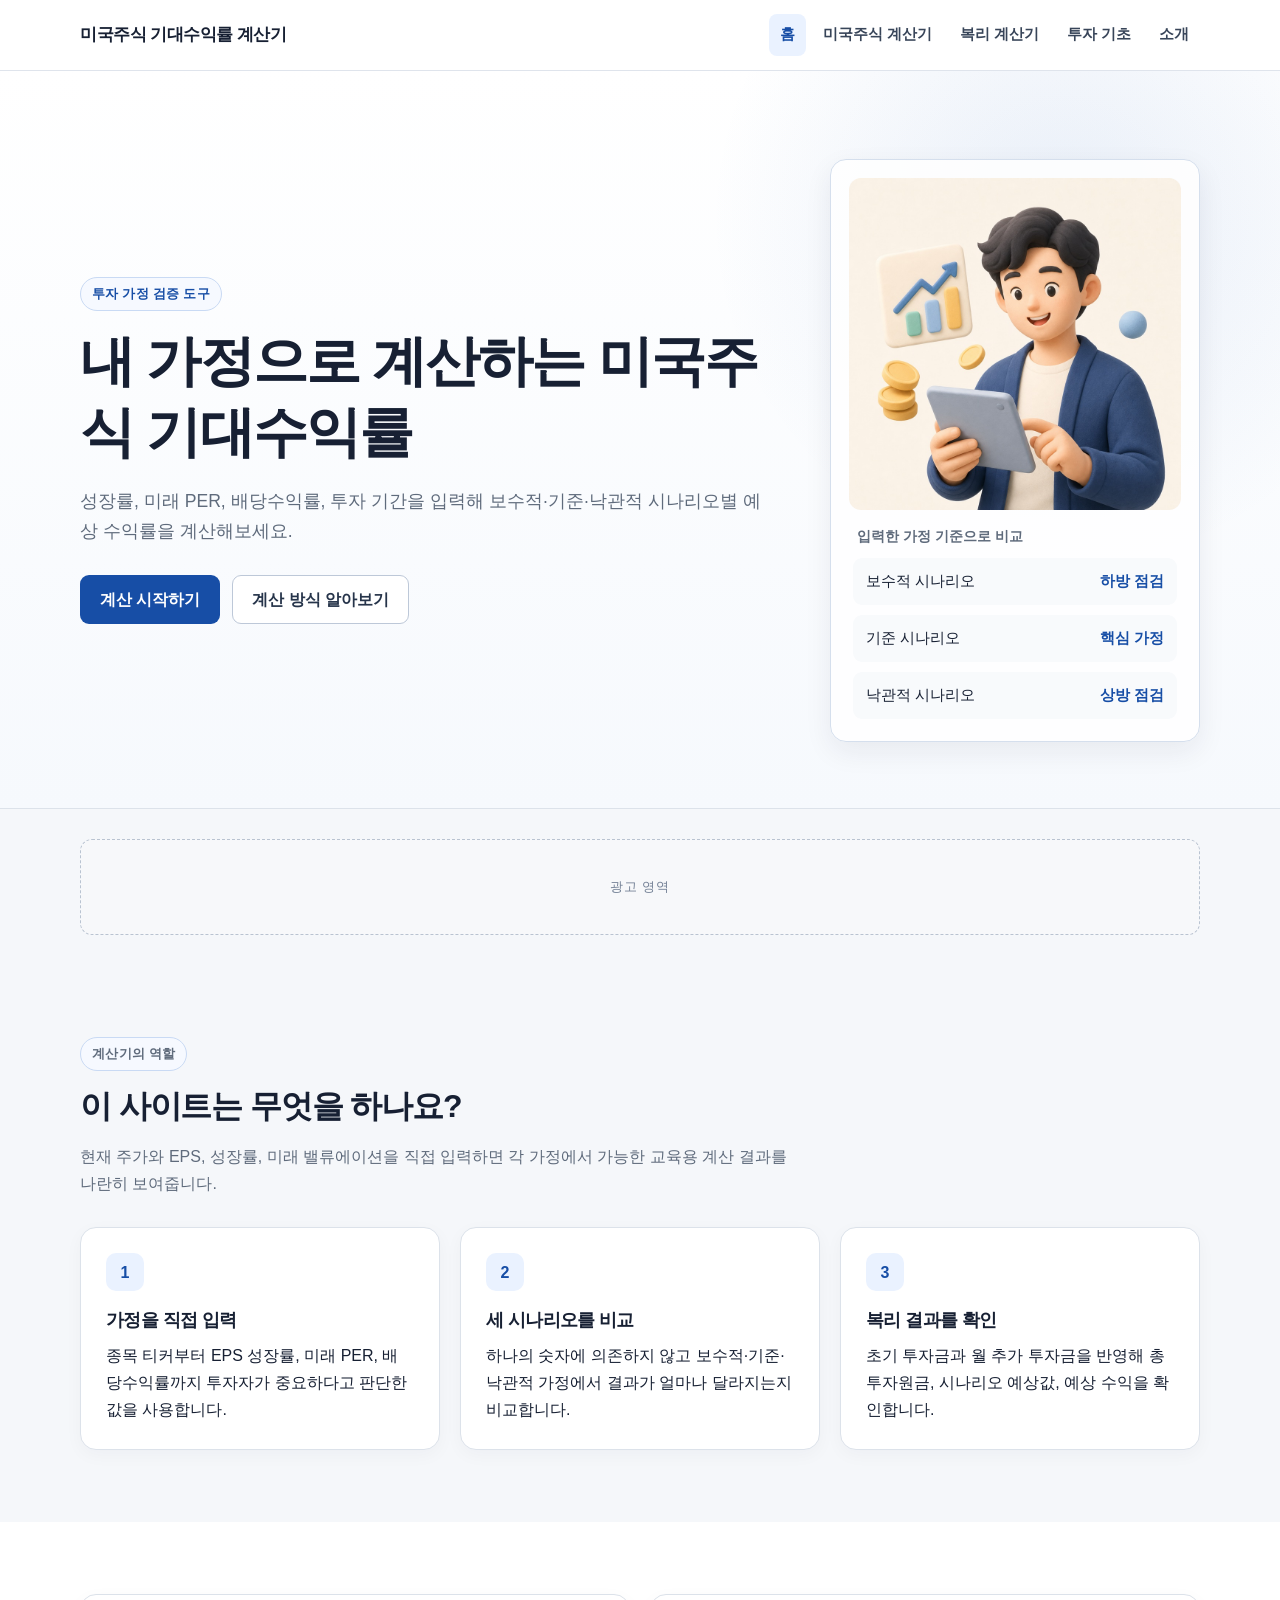
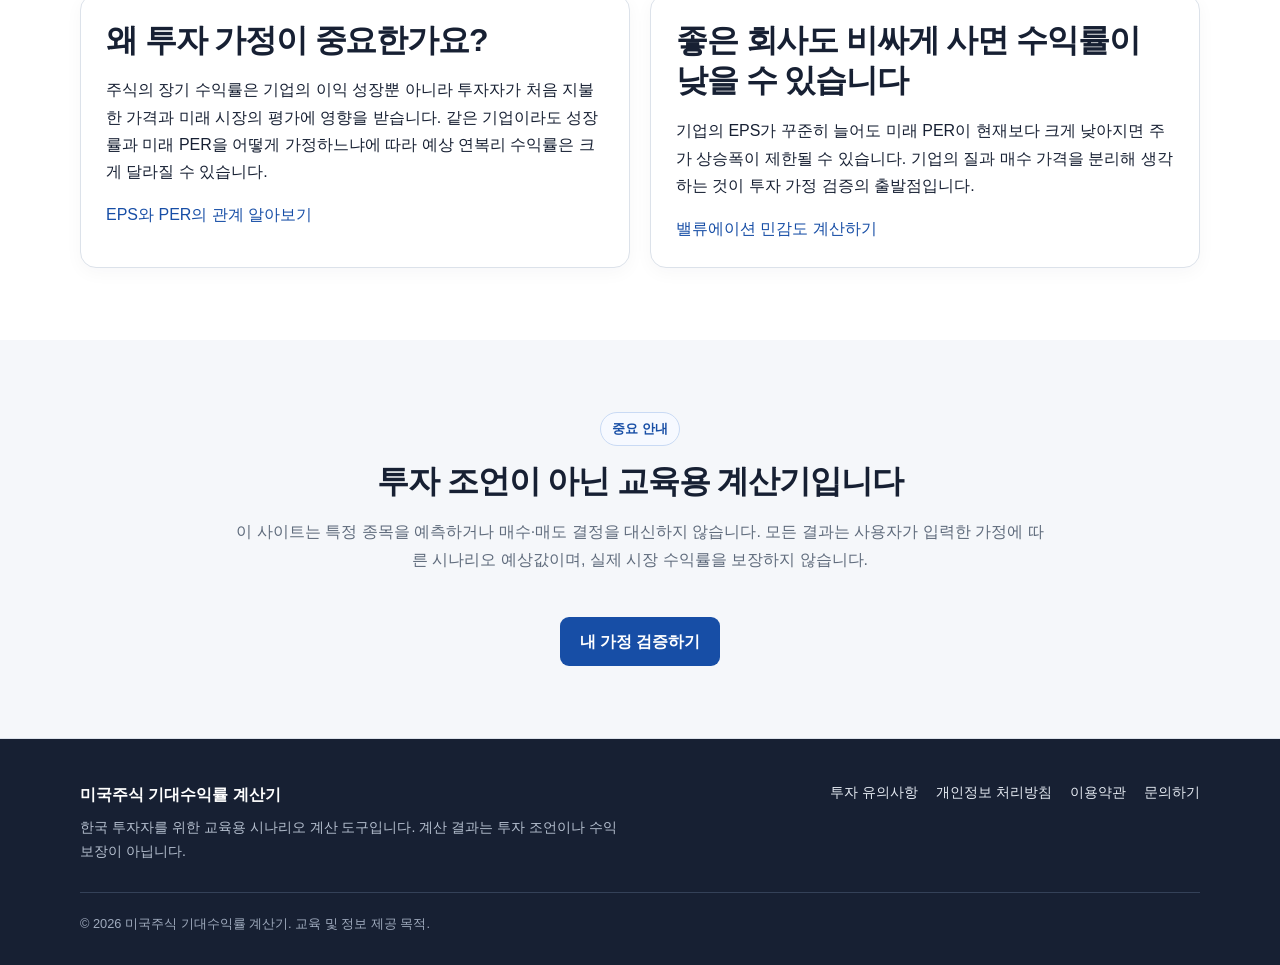
<file: index.html>
<!doctype html>
<html lang="ko">
<head>
  <script async src="https://pagead2.googlesyndication.com/pagead/js/adsbygoogle.js?client=ca-pub-5077881306850046"
     crossorigin="anonymous"></script>
  <meta charset="utf-8">
  <meta name="viewport" content="width=device-width, initial-scale=1">
  <meta name="google-site-verification" content="fgHVkXwGkWW0JmH_CeB3Q3SwngTqXPi7EyaSabvl7jA">
  <title>미국주식 기대수익률 계산기 | 투자 시나리오 분석</title>
  <meta name="description" content="EPS 성장률, 미래 PER, 배당수익률, 투자 기간을 입력해 미국주식의 보수적·기준·낙관적 기대수익률을 계산해보세요.">
  <meta name="robots" content="index, follow, max-image-preview:large, max-snippet:-1, max-video-preview:-1">
  <meta name="theme-color" content="#174ea6">
  <link rel="canonical" href="https://us-stock-compound-calculator.pages.dev/">
  <link rel="icon" href="assets/favicon.svg" type="image/svg+xml">
  <meta property="og:type" content="website">
  <meta property="og:locale" content="ko_KR">
  <meta property="og:site_name" content="미국주식 기대수익률 계산기">
  <meta property="og:title" content="미국주식 기대수익률 계산기 | 투자 시나리오 분석">
  <meta property="og:description" content="내가 입력한 투자 가정으로 미국주식의 시나리오별 기대수익률을 계산해보세요.">
  <meta property="og:url" content="https://us-stock-compound-calculator.pages.dev/">
  <meta property="og:image" content="https://us-stock-compound-calculator.pages.dev/assets/illustration-hero.jpg">
  <meta property="og:image:type" content="image/jpeg">
  <meta property="og:image:width" content="900">
  <meta property="og:image:height" content="900">
  <meta property="og:image:alt" content="태블릿으로 투자 계획을 확인하는 웃는 사람 일러스트">
  <meta name="twitter:card" content="summary_large_image">
  <meta name="twitter:title" content="미국주식 기대수익률 계산기 | 투자 시나리오 분석">
  <meta name="twitter:description" content="내가 입력한 투자 가정으로 미국주식의 시나리오별 기대수익률을 계산해보세요.">
  <meta name="twitter:image" content="https://us-stock-compound-calculator.pages.dev/assets/illustration-hero.jpg">
  <script type="application/ld+json">
  {
    "@context": "https://schema.org",
    "@type": "WebSite",
    "name": "미국주식 기대수익률 계산기",
    "alternateName": "미국주식 수익률 계산기",
    "url": "https://us-stock-compound-calculator.pages.dev/",
    "description": "사용자가 입력한 투자 가정으로 미국주식 기대수익률을 계산하는 교육용 사이트",
    "inLanguage": "ko-KR"
  }
  </script>
  <link rel="stylesheet" href="css/style.css">
</head>
<body>
  <header class="site-header">
    <div class="container header-inner">
      <a class="brand" href="index.html">미국주식 기대수익률 계산기</a>
      <nav class="site-nav" aria-label="주요 메뉴">
        <a href="index.html" aria-current="page">홈</a>
        <a href="calculator.html">미국주식 계산기</a>
        <a href="compound.html">복리 계산기</a>
        <a href="learn.html">투자 기초</a>
        <a href="about.html">소개</a>
      </nav>
    </div>
  </header>

  <main>
    <section class="hero">
      <div class="container hero-grid">
        <div class="hero-copy">
          <p class="eyebrow">투자 가정 검증 도구</p>
          <h1>내 가정으로 계산하는 미국주식 기대수익률</h1>
          <p>성장률, 미래 PER, 배당수익률, 투자 기간을 입력해 보수적·기준·낙관적 시나리오별 예상 수익률을 계산해보세요.</p>
          <div class="hero-actions">
            <a class="button button-primary" href="calculator.html">계산 시작하기</a>
            <a class="button button-secondary" href="learn.html">계산 방식 알아보기</a>
          </div>
        </div>
        <aside class="hero-panel hero-art-panel" aria-label="계산기 특징 요약">
          <img class="hero-illustration" src="assets/illustration-hero.jpg" width="900" height="900" alt="태블릿으로 투자 계획을 확인하는 웃는 사람 일러스트" fetchpriority="high" decoding="async">
          <p class="hero-panel-label">입력한 가정 기준으로 비교</p>
          <div class="mini-scenarios">
            <div class="mini-scenario"><span>보수적 시나리오</span><strong>하방 점검</strong></div>
            <div class="mini-scenario"><span>기준 시나리오</span><strong>핵심 가정</strong></div>
            <div class="mini-scenario"><span>낙관적 시나리오</span><strong>상방 점검</strong></div>
          </div>
        </aside>
      </div>
    </section>

    <div class="container">
      <div class="ad-placeholder" role="complementary" aria-label="광고 자리표시">광고 영역</div>
    </div>

    <section class="section">
      <div class="container">
        <div class="section-heading">
          <p class="eyebrow">계산기의 역할</p>
          <h2>이 사이트는 무엇을 하나요?</h2>
          <p>현재 주가와 EPS, 성장률, 미래 밸류에이션을 직접 입력하면 각 가정에서 가능한 교육용 계산 결과를 나란히 보여줍니다.</p>
        </div>
        <div class="card-grid">
          <article class="card">
            <span class="number-mark">1</span>
            <h3>가정을 직접 입력</h3>
            <p>종목 티커부터 EPS 성장률, 미래 PER, 배당수익률까지 투자자가 중요하다고 판단한 값을 사용합니다.</p>
          </article>
          <article class="card">
            <span class="number-mark">2</span>
            <h3>세 시나리오를 비교</h3>
            <p>하나의 숫자에 의존하지 않고 보수적·기준·낙관적 가정에서 결과가 얼마나 달라지는지 비교합니다.</p>
          </article>
          <article class="card">
            <span class="number-mark">3</span>
            <h3>복리 결과를 확인</h3>
            <p>초기 투자금과 월 추가 투자금을 반영해 총 투자원금, 시나리오 예상값, 예상 수익을 확인합니다.</p>
          </article>
        </div>
      </div>
    </section>

    <section class="section section-white">
      <div class="container">
        <div class="card-grid two">
          <article class="card">
            <h2>왜 투자 가정이 중요한가요?</h2>
            <p>주식의 장기 수익률은 기업의 이익 성장뿐 아니라 투자자가 처음 지불한 가격과 미래 시장의 평가에 영향을 받습니다. 같은 기업이라도 성장률과 미래 PER을 어떻게 가정하느냐에 따라 예상 연복리 수익률은 크게 달라질 수 있습니다.</p>
            <a href="learn.html">EPS와 PER의 관계 알아보기</a>
          </article>
          <article class="card">
            <h2>좋은 회사도 비싸게 사면 수익률이 낮을 수 있습니다</h2>
            <p>기업의 EPS가 꾸준히 늘어도 미래 PER이 현재보다 크게 낮아지면 주가 상승폭이 제한될 수 있습니다. 기업의 질과 매수 가격을 분리해 생각하는 것이 투자 가정 검증의 출발점입니다.</p>
            <a href="calculator.html">밸류에이션 민감도 계산하기</a>
          </article>
        </div>
      </div>
    </section>

    <section class="section">
      <div class="narrow text-center">
        <p class="eyebrow">중요 안내</p>
        <h2>투자 조언이 아닌 교육용 계산기입니다</h2>
        <p class="lead">이 사이트는 특정 종목을 예측하거나 매수·매도 결정을 대신하지 않습니다. 모든 결과는 사용자가 입력한 가정에 따른 시나리오 예상값이며, 실제 시장 수익률을 보장하지 않습니다.</p>
        <a class="button button-primary spacer-top" href="calculator.html">내 가정 검증하기</a>
      </div>
    </section>
  </main>

  <footer class="site-footer">
    <div class="container">
      <div class="footer-top">
        <div>
          <p class="footer-brand">미국주식 기대수익률 계산기</p>
          <p class="footer-copy">한국 투자자를 위한 교육용 시나리오 계산 도구입니다. 계산 결과는 투자 조언이나 수익 보장이 아닙니다.</p>
        </div>
        <nav class="footer-links" aria-label="정책 메뉴">
          <a href="disclaimer.html">투자 유의사항</a>
          <a href="privacy.html">개인정보 처리방침</a>
          <a href="terms.html">이용약관</a>
          <a href="contact.html">문의하기</a>
        </nav>
      </div>
      <div class="footer-bottom">© 2026 미국주식 기대수익률 계산기. 교육 및 정보 제공 목적.</div>
    </div>
  </footer>
</body>
</html>
</file>
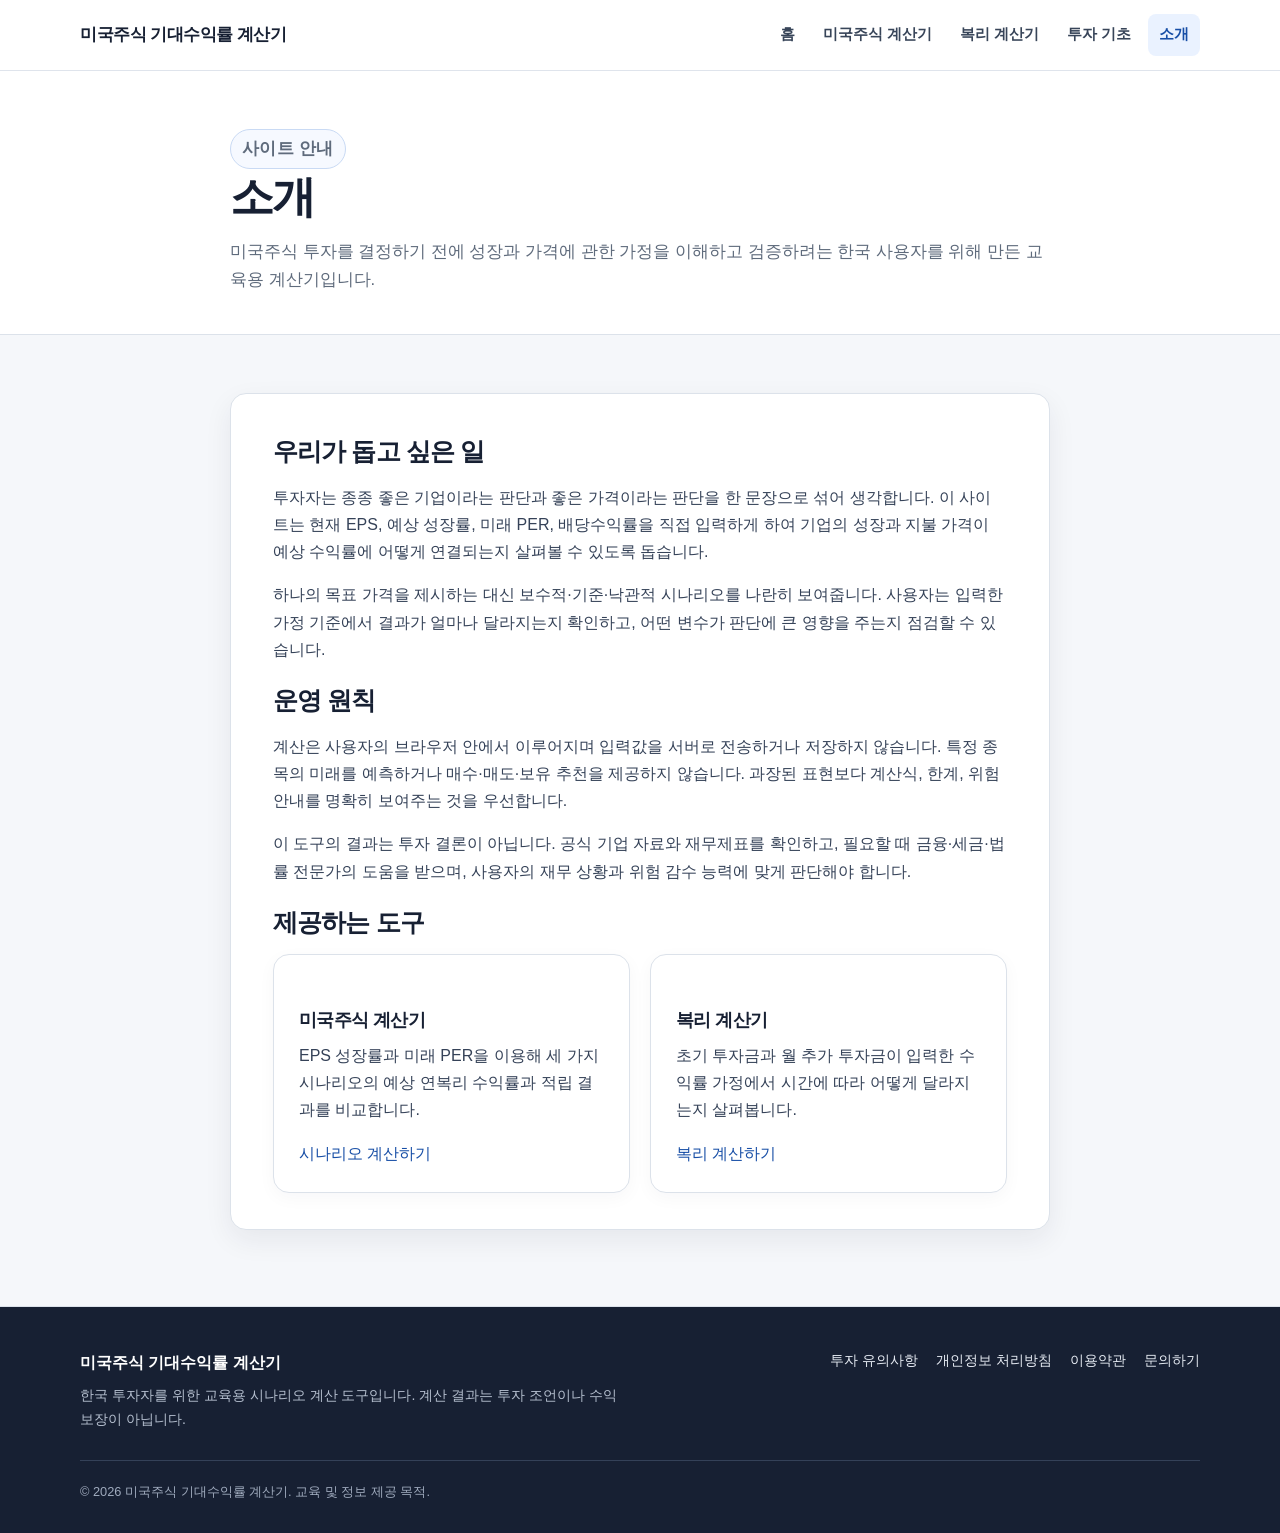
<file: about.html>
<!doctype html>
<html lang="ko">
<head>
  <script async src="https://pagead2.googlesyndication.com/pagead/js/adsbygoogle.js?client=ca-pub-5077881306850046"
     crossorigin="anonymous"></script>
  <meta charset="utf-8">
  <meta name="viewport" content="width=device-width, initial-scale=1">
  <title>소개 | 미국주식 기대수익률 계산기</title>
  <meta name="description" content="미국주식 투자 가정을 이해하고 검증하려는 한국 사용자를 위한 교육용 계산기 사이트를 소개합니다.">
  <meta name="robots" content="index, follow, max-image-preview:large, max-snippet:-1, max-video-preview:-1">
  <meta name="theme-color" content="#174ea6">
  <link rel="canonical" href="https://us-stock-compound-calculator.pages.dev/about.html">
  <link rel="icon" href="assets/favicon.svg" type="image/svg+xml">
  <meta property="og:type" content="website"><meta property="og:locale" content="ko_KR"><meta property="og:site_name" content="미국주식 기대수익률 계산기"><meta property="og:title" content="소개 | 미국주식 기대수익률 계산기"><meta property="og:description" content="한국 투자자를 위한 교육용 미국주식 시나리오 계산 도구입니다."><meta property="og:url" content="https://us-stock-compound-calculator.pages.dev/about.html">
  <meta property="og:image" content="https://us-stock-compound-calculator.pages.dev/assets/illustration-hero.jpg"><meta property="og:image:type" content="image/jpeg"><meta property="og:image:width" content="900"><meta property="og:image:height" content="900"><meta property="og:image:alt" content="투자 계획을 확인하는 사람 일러스트">
  <meta name="twitter:card" content="summary_large_image"><meta name="twitter:title" content="소개 | 미국주식 기대수익률 계산기"><meta name="twitter:description" content="한국 투자자를 위한 교육용 미국주식 시나리오 계산 도구입니다."><meta name="twitter:image" content="https://us-stock-compound-calculator.pages.dev/assets/illustration-hero.jpg">
  <link rel="stylesheet" href="css/style.css">
</head>
<body>
  <header class="site-header"><div class="container header-inner"><a class="brand" href="index.html">미국주식 기대수익률 계산기</a><nav class="site-nav" aria-label="주요 메뉴"><a href="index.html">홈</a><a href="calculator.html">미국주식 계산기</a><a href="compound.html">복리 계산기</a><a href="learn.html">투자 기초</a><a href="about.html" aria-current="page">소개</a></nav></div></header>
  <main>
    <header class="page-header"><div class="narrow"><p class="eyebrow">사이트 안내</p><h1>소개</h1><p>미국주식 투자를 결정하기 전에 성장과 가격에 관한 가정을 이해하고 검증하려는 한국 사용자를 위해 만든 교육용 계산기입니다.</p></div></header>
    <article class="article"><div class="narrow article-content">
      <section><h2>우리가 돕고 싶은 일</h2><p>투자자는 종종 좋은 기업이라는 판단과 좋은 가격이라는 판단을 한 문장으로 섞어 생각합니다. 이 사이트는 현재 EPS, 예상 성장률, 미래 PER, 배당수익률을 직접 입력하게 하여 기업의 성장과 지불 가격이 예상 수익률에 어떻게 연결되는지 살펴볼 수 있도록 돕습니다.</p><p>하나의 목표 가격을 제시하는 대신 보수적·기준·낙관적 시나리오를 나란히 보여줍니다. 사용자는 입력한 가정 기준에서 결과가 얼마나 달라지는지 확인하고, 어떤 변수가 판단에 큰 영향을 주는지 점검할 수 있습니다.</p></section>
      <section><h2>운영 원칙</h2><p>계산은 사용자의 브라우저 안에서 이루어지며 입력값을 서버로 전송하거나 저장하지 않습니다. 특정 종목의 미래를 예측하거나 매수·매도·보유 추천을 제공하지 않습니다. 과장된 표현보다 계산식, 한계, 위험 안내를 명확히 보여주는 것을 우선합니다.</p><p>이 도구의 결과는 투자 결론이 아닙니다. 공식 기업 자료와 재무제표를 확인하고, 필요할 때 금융·세금·법률 전문가의 도움을 받으며, 사용자의 재무 상황과 위험 감수 능력에 맞게 판단해야 합니다.</p></section>
      <section><h2>제공하는 도구</h2><div class="card-grid two"><div class="card"><h3>미국주식 계산기</h3><p>EPS 성장률과 미래 PER을 이용해 세 가지 시나리오의 예상 연복리 수익률과 적립 결과를 비교합니다.</p><a href="calculator.html">시나리오 계산하기</a></div><div class="card"><h3>복리 계산기</h3><p>초기 투자금과 월 추가 투자금이 입력한 수익률 가정에서 시간에 따라 어떻게 달라지는지 살펴봅니다.</p><a href="compound.html">복리 계산하기</a></div></div></section>
    </div></article>
  </main>
  <footer class="site-footer"><div class="container"><div class="footer-top"><div><p class="footer-brand">미국주식 기대수익률 계산기</p><p class="footer-copy">한국 투자자를 위한 교육용 시나리오 계산 도구입니다. 계산 결과는 투자 조언이나 수익 보장이 아닙니다.</p></div><nav class="footer-links" aria-label="정책 메뉴"><a href="disclaimer.html">투자 유의사항</a><a href="privacy.html">개인정보 처리방침</a><a href="terms.html">이용약관</a><a href="contact.html">문의하기</a></nav></div><div class="footer-bottom">© 2026 미국주식 기대수익률 계산기. 교육 및 정보 제공 목적.</div></div></footer>
</body>
</html>
</file>
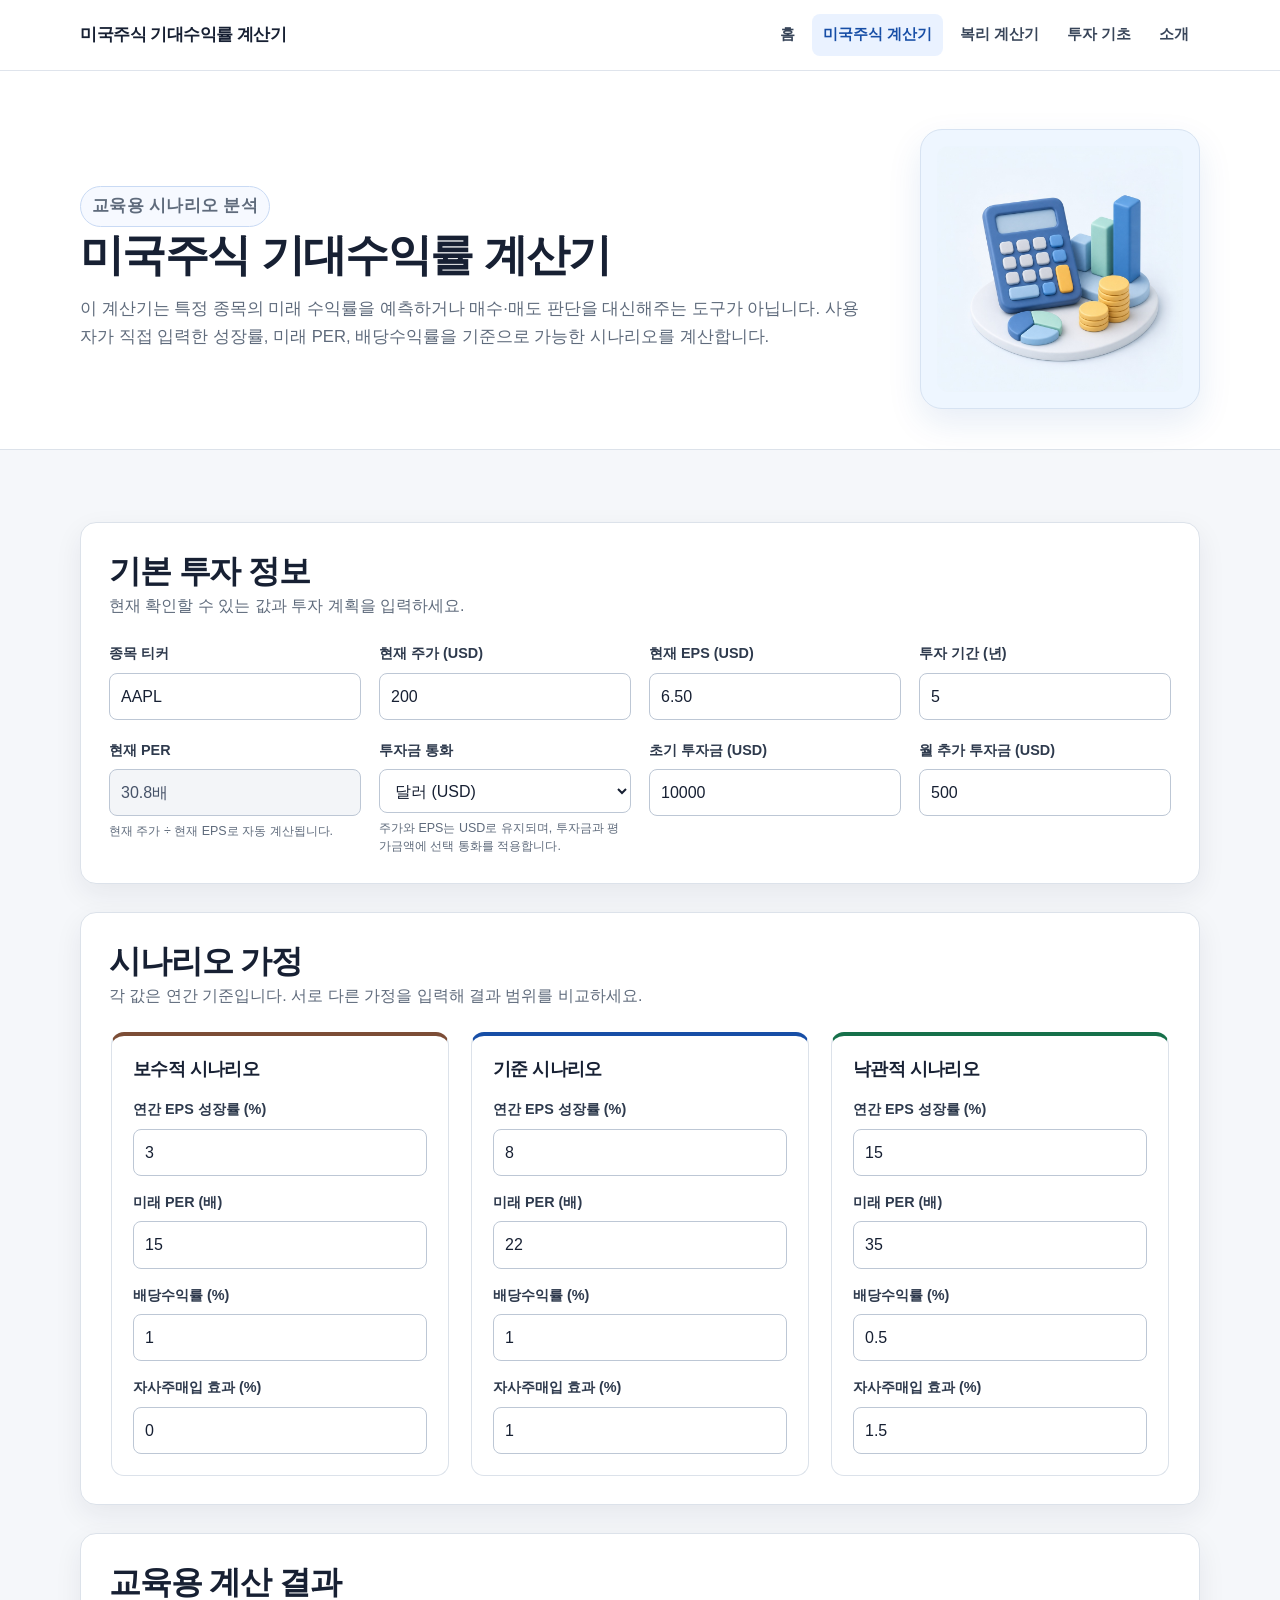
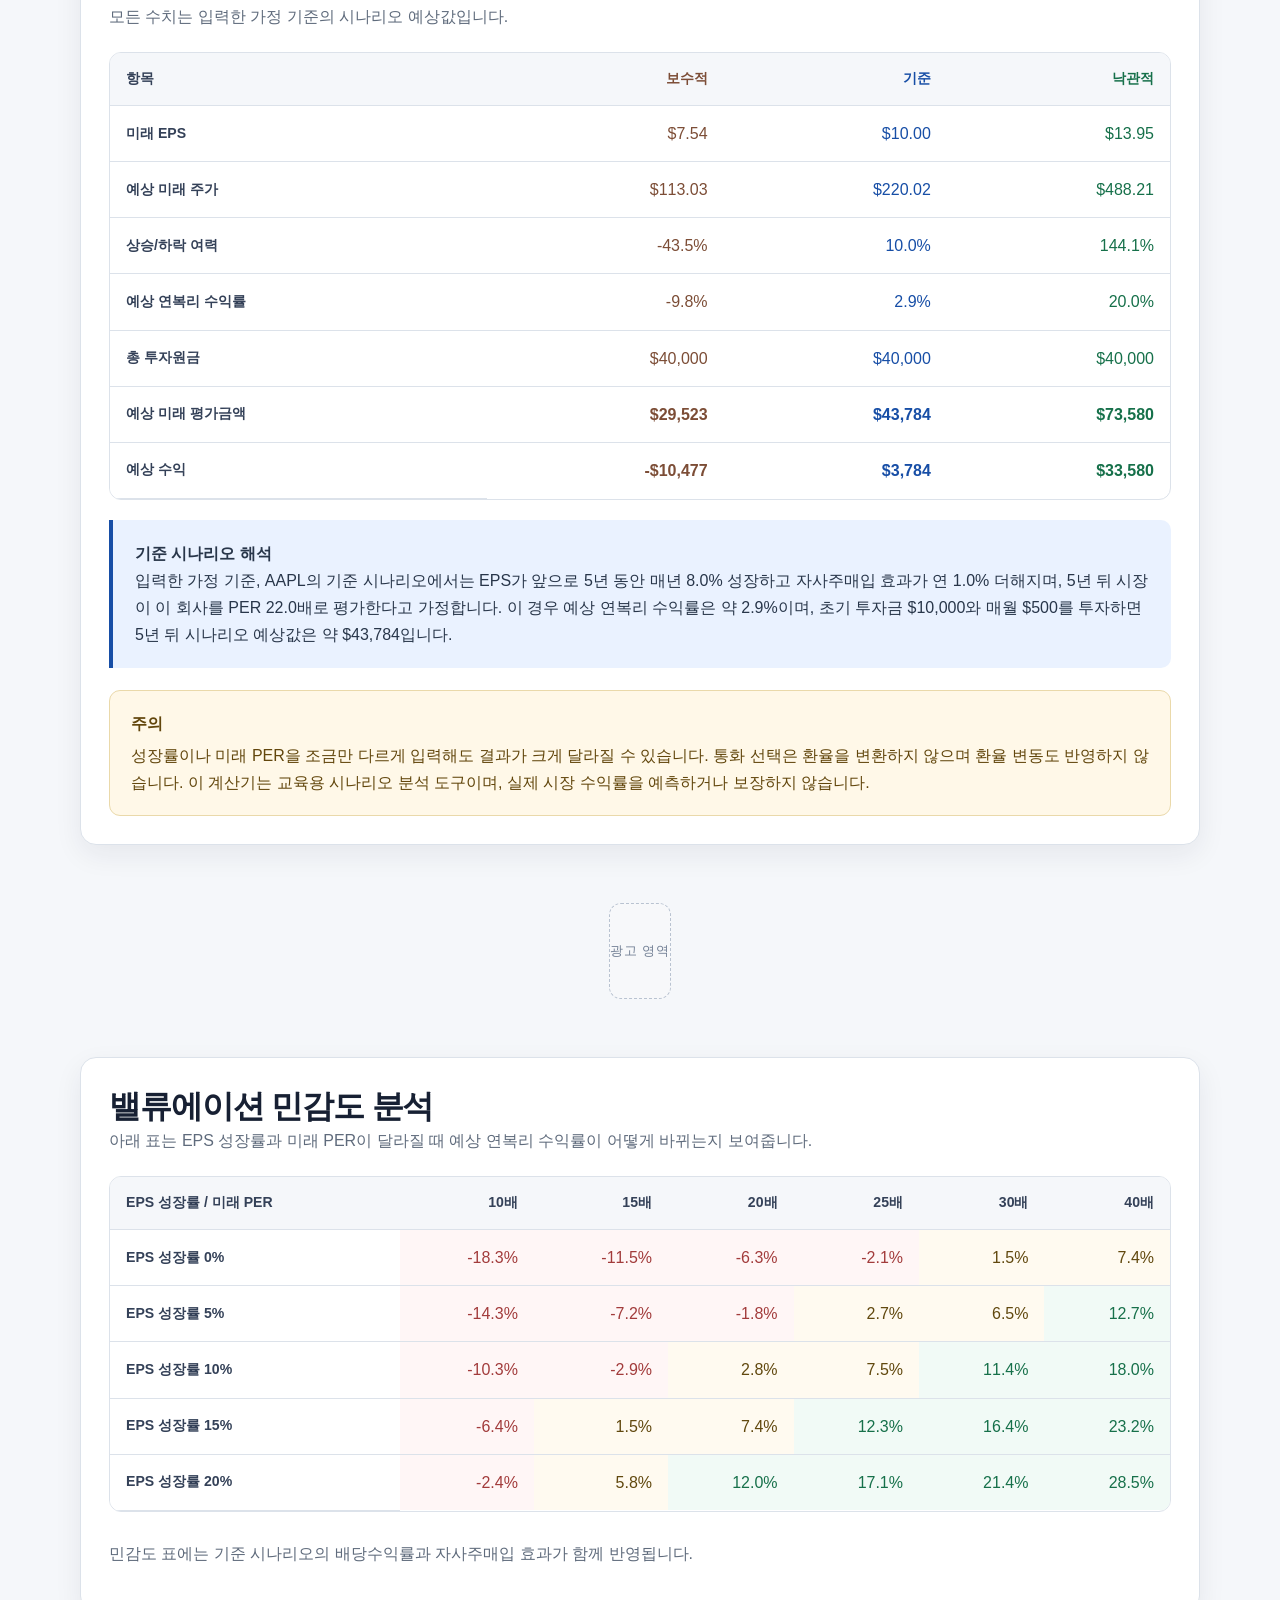
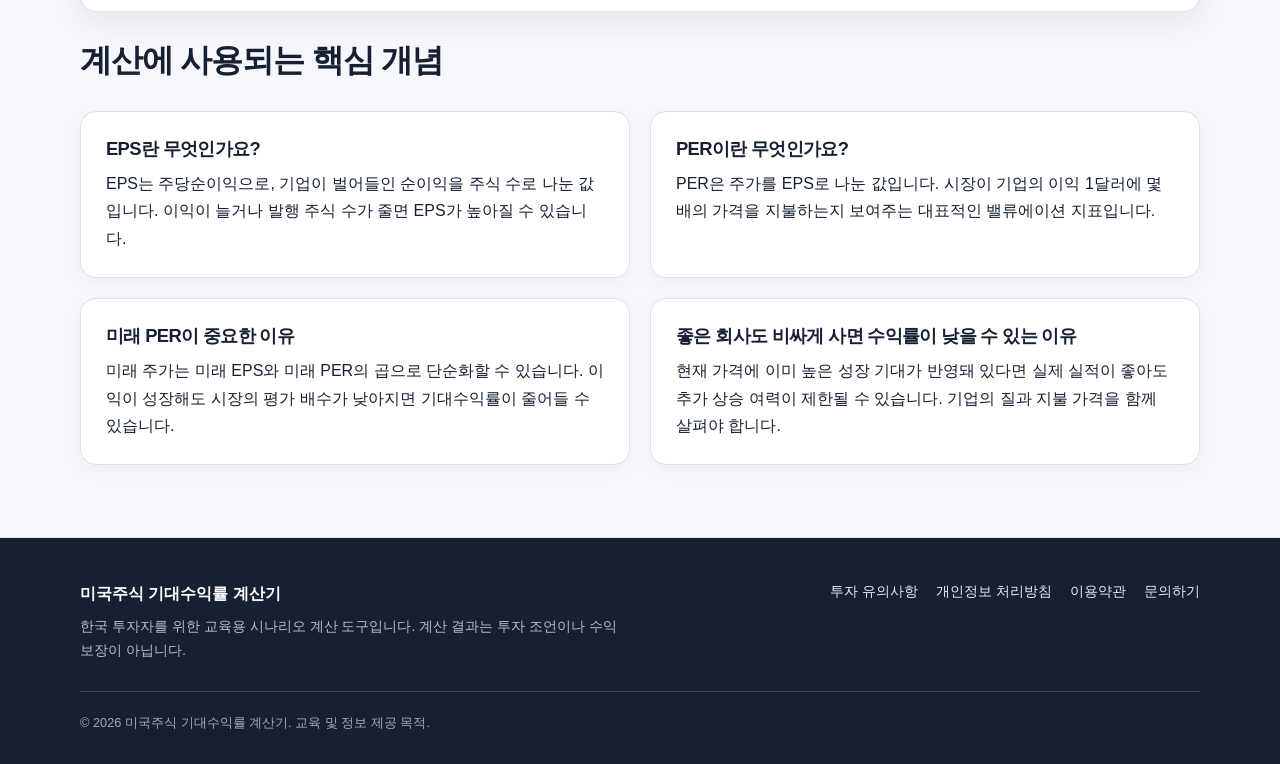
<file: calculator.html>
<!doctype html>
<html lang="ko">
<head>
  <script async src="https://pagead2.googlesyndication.com/pagead/js/adsbygoogle.js?client=ca-pub-5077881306850046"
     crossorigin="anonymous"></script>
  <meta charset="utf-8">
  <meta name="viewport" content="width=device-width, initial-scale=1">
  <title>미국주식 기대수익률 계산기</title>
  <meta name="description" content="사용자가 입력한 성장률, PER, 배당수익률 가정을 바탕으로 미국주식의 예상 연복리 수익률과 복리 결과를 계산합니다.">
  <meta name="robots" content="index, follow, max-image-preview:large, max-snippet:-1, max-video-preview:-1">
  <meta name="theme-color" content="#174ea6">
  <link rel="canonical" href="https://us-stock-compound-calculator.pages.dev/calculator.html">
  <link rel="icon" href="assets/favicon.svg" type="image/svg+xml">
  <meta property="og:type" content="website">
  <meta property="og:locale" content="ko_KR">
  <meta property="og:site_name" content="미국주식 기대수익률 계산기">
  <meta property="og:title" content="미국주식 기대수익률 계산기">
  <meta property="og:description" content="성장률과 미래 PER 가정으로 보수적·기준·낙관적 시나리오를 비교합니다.">
  <meta property="og:url" content="https://us-stock-compound-calculator.pages.dev/calculator.html">
  <meta property="og:image" content="https://us-stock-compound-calculator.pages.dev/assets/illustration-stock-calculator.jpg">
  <meta property="og:image:type" content="image/jpeg">
  <meta property="og:image:width" content="900">
  <meta property="og:image:height" content="900">
  <meta property="og:image:alt" content="계산기와 동전, 성장 그래프 일러스트">
  <meta name="twitter:card" content="summary_large_image">
  <meta name="twitter:title" content="미국주식 기대수익률 계산기">
  <meta name="twitter:description" content="성장률과 미래 PER 가정으로 보수적·기준·낙관적 시나리오를 비교합니다.">
  <meta name="twitter:image" content="https://us-stock-compound-calculator.pages.dev/assets/illustration-stock-calculator.jpg">
  <link rel="stylesheet" href="css/style.css">
</head>
<body>
  <header class="site-header">
    <div class="container header-inner">
      <a class="brand" href="index.html">미국주식 기대수익률 계산기</a>
      <nav class="site-nav" aria-label="주요 메뉴">
        <a href="index.html">홈</a>
        <a href="calculator.html" aria-current="page">미국주식 계산기</a>
        <a href="compound.html">복리 계산기</a>
        <a href="learn.html">투자 기초</a>
        <a href="about.html">소개</a>
      </nav>
    </div>
  </header>

  <main>
    <header class="page-header">
      <div class="container page-header-grid">
        <div class="page-header-copy">
          <p class="eyebrow">교육용 시나리오 분석</p>
          <h1>미국주식 기대수익률 계산기</h1>
          <p>이 계산기는 특정 종목의 미래 수익률을 예측하거나 매수·매도 판단을 대신해주는 도구가 아닙니다. 사용자가 직접 입력한 성장률, 미래 PER, 배당수익률을 기준으로 가능한 시나리오를 계산합니다.</p>
        </div>
        <div class="page-illustration-frame">
          <img class="page-illustration" src="assets/illustration-stock-calculator.jpg" width="900" height="900" alt="계산기와 동전, 성장 그래프 일러스트" decoding="async">
        </div>
      </div>
    </header>

    <section class="section">
      <div class="container calculator-layout">
        <form id="stock-calculator-form" novalidate>
          <section class="panel" aria-labelledby="basic-input-title">
            <div class="panel-header">
              <div>
                <h2 id="basic-input-title">기본 투자 정보</h2>
                <p class="muted">현재 확인할 수 있는 값과 투자 계획을 입력하세요.</p>
              </div>
            </div>
            <div class="input-grid">
              <div class="field">
                <label for="ticker">종목 티커</label>
                <input id="ticker" name="ticker" type="text" value="AAPL" maxlength="12" autocomplete="off">
              </div>
              <div class="field">
                <label for="current-price">현재 주가 (USD)</label>
                <input id="current-price" name="current-price" type="number" value="200" min="0.01" step="0.01" inputmode="decimal">
              </div>
              <div class="field">
                <label for="current-eps">현재 EPS (USD)</label>
                <input id="current-eps" name="current-eps" type="number" value="6.50" min="0" step="0.01" inputmode="decimal">
              </div>
              <div class="field">
                <label for="investment-years">투자 기간 (년)</label>
                <input id="investment-years" name="investment-years" type="number" value="5" min="1" max="50" step="1" inputmode="numeric">
              </div>
              <div class="field">
                <label for="current-per">현재 PER</label>
                <input id="current-per" name="current-per" type="text" readonly aria-describedby="current-per-help">
                <small id="current-per-help">현재 주가 ÷ 현재 EPS로 자동 계산됩니다.</small>
              </div>
              <div class="field">
                <label for="investment-currency">투자금 통화</label>
                <select id="investment-currency" name="investment-currency">
                  <option value="USD" selected>달러 (USD)</option>
                  <option value="KRW">원화 (KRW)</option>
                </select>
                <small>주가와 EPS는 USD로 유지되며, 투자금과 평가금액에 선택 통화를 적용합니다.</small>
              </div>
              <div class="field">
                <label for="initial-investment">초기 투자금 (<span data-investment-currency>USD</span>)</label>
                <input id="initial-investment" name="initial-investment" type="number" value="10000" min="0" step="100" inputmode="decimal">
              </div>
              <div class="field">
                <label for="monthly-contribution">월 추가 투자금 (<span data-investment-currency>USD</span>)</label>
                <input id="monthly-contribution" name="monthly-contribution" type="number" value="500" min="0" step="10" inputmode="decimal">
              </div>
            </div>
          </section>

          <section class="panel spacer-top" aria-labelledby="scenario-input-title">
            <div class="panel-header">
              <div>
                <h2 id="scenario-input-title">시나리오 가정</h2>
                <p class="muted">각 값은 연간 기준입니다. 서로 다른 가정을 입력해 결과 범위를 비교하세요.</p>
              </div>
            </div>
            <div class="scenario-grid">
              <fieldset class="scenario-card bear">
                <legend class="sr-only">보수적 시나리오 입력</legend>
                <h3>보수적 시나리오</h3>
                <div class="field">
                  <label for="bear-growth">연간 EPS 성장률 (%)</label>
                  <input id="bear-growth" type="number" value="3" min="-100" max="200" step="0.1" inputmode="decimal">
                </div>
                <div class="field">
                  <label for="bear-per">미래 PER (배)</label>
                  <input id="bear-per" type="number" value="15" min="0" max="200" step="0.5" inputmode="decimal">
                </div>
                <div class="field">
                  <label for="bear-dividend">배당수익률 (%)</label>
                  <input id="bear-dividend" type="number" value="1" min="0" max="30" step="0.1" inputmode="decimal">
                </div>
                <div class="field">
                  <label for="bear-buyback">자사주매입 효과 (%)</label>
                  <input id="bear-buyback" type="number" value="0" min="-20" max="20" step="0.1" inputmode="decimal">
                </div>
              </fieldset>

              <fieldset class="scenario-card base">
                <legend class="sr-only">기준 시나리오 입력</legend>
                <h3>기준 시나리오</h3>
                <div class="field">
                  <label for="base-growth">연간 EPS 성장률 (%)</label>
                  <input id="base-growth" type="number" value="8" min="-100" max="200" step="0.1" inputmode="decimal">
                </div>
                <div class="field">
                  <label for="base-per">미래 PER (배)</label>
                  <input id="base-per" type="number" value="22" min="0" max="200" step="0.5" inputmode="decimal">
                </div>
                <div class="field">
                  <label for="base-dividend">배당수익률 (%)</label>
                  <input id="base-dividend" type="number" value="1" min="0" max="30" step="0.1" inputmode="decimal">
                </div>
                <div class="field">
                  <label for="base-buyback">자사주매입 효과 (%)</label>
                  <input id="base-buyback" type="number" value="1" min="-20" max="20" step="0.1" inputmode="decimal">
                </div>
              </fieldset>

              <fieldset class="scenario-card bull">
                <legend class="sr-only">낙관적 시나리오 입력</legend>
                <h3>낙관적 시나리오</h3>
                <div class="field">
                  <label for="bull-growth">연간 EPS 성장률 (%)</label>
                  <input id="bull-growth" type="number" value="15" min="-100" max="200" step="0.1" inputmode="decimal">
                </div>
                <div class="field">
                  <label for="bull-per">미래 PER (배)</label>
                  <input id="bull-per" type="number" value="35" min="0" max="200" step="0.5" inputmode="decimal">
                </div>
                <div class="field">
                  <label for="bull-dividend">배당수익률 (%)</label>
                  <input id="bull-dividend" type="number" value="0.5" min="0" max="30" step="0.1" inputmode="decimal">
                </div>
                <div class="field">
                  <label for="bull-buyback">자사주매입 효과 (%)</label>
                  <input id="bull-buyback" type="number" value="1.5" min="-20" max="20" step="0.1" inputmode="decimal">
                </div>
              </fieldset>
            </div>
          </section>
        </form>

        <section class="panel" aria-labelledby="result-title">
          <div class="panel-header">
            <div>
              <h2 id="result-title">교육용 계산 결과</h2>
              <p class="muted">모든 수치는 입력한 가정 기준의 시나리오 예상값입니다.</p>
            </div>
          </div>
          <p id="calculation-status" class="sr-only" aria-live="polite"></p>
          <div class="table-scroll" tabindex="0" aria-label="시나리오별 계산 결과 표">
            <table class="result-table">
              <thead>
                <tr>
                  <th scope="col">항목</th>
                  <th scope="col" data-column="bear">보수적</th>
                  <th scope="col" data-column="base">기준</th>
                  <th scope="col" data-column="bull">낙관적</th>
                </tr>
              </thead>
              <tbody>
                <tr><th scope="row">미래 EPS</th><td data-result="bear-future-eps" data-column="bear">—</td><td data-result="base-future-eps" data-column="base">—</td><td data-result="bull-future-eps" data-column="bull">—</td></tr>
                <tr><th scope="row">예상 미래 주가</th><td data-result="bear-future-price" data-column="bear">—</td><td data-result="base-future-price" data-column="base">—</td><td data-result="bull-future-price" data-column="bull">—</td></tr>
                <tr><th scope="row">상승/하락 여력</th><td data-result="bear-upside" data-column="bear">—</td><td data-result="base-upside" data-column="base">—</td><td data-result="bull-upside" data-column="bull">—</td></tr>
                <tr><th scope="row">예상 연복리 수익률</th><td data-result="bear-annual-return" data-column="bear">—</td><td data-result="base-annual-return" data-column="base">—</td><td data-result="bull-annual-return" data-column="bull">—</td></tr>
                <tr><th scope="row">총 투자원금</th><td data-result="bear-principal" data-column="bear">—</td><td data-result="base-principal" data-column="base">—</td><td data-result="bull-principal" data-column="bull">—</td></tr>
                <tr><th scope="row">예상 미래 평가금액</th><td data-result="bear-future-value" data-column="bear">—</td><td data-result="base-future-value" data-column="base">—</td><td data-result="bull-future-value" data-column="bull">—</td></tr>
                <tr><th scope="row">예상 수익</th><td data-result="bear-profit" data-column="bear">—</td><td data-result="base-profit" data-column="base">—</td><td data-result="bull-profit" data-column="bull">—</td></tr>
              </tbody>
            </table>
          </div>
          <div class="interpretation">
            <strong>기준 시나리오 해석</strong>
            <p id="base-interpretation">입력값을 계산하고 있습니다.</p>
          </div>
          <div class="warning-box">
            <strong>주의</strong>
            성장률이나 미래 PER을 조금만 다르게 입력해도 결과가 크게 달라질 수 있습니다. 통화 선택은 환율을 변환하지 않으며 환율 변동도 반영하지 않습니다. 이 계산기는 교육용 시나리오 분석 도구이며, 실제 시장 수익률을 예측하거나 보장하지 않습니다.
          </div>
        </section>

        <div class="ad-placeholder" role="complementary" aria-label="광고 자리표시">광고 영역</div>

        <section class="panel" aria-labelledby="sensitivity-title">
          <div class="panel-header">
            <div>
              <h2 id="sensitivity-title">밸류에이션 민감도 분석</h2>
              <p class="muted">아래 표는 EPS 성장률과 미래 PER이 달라질 때 예상 연복리 수익률이 어떻게 바뀌는지 보여줍니다.</p>
            </div>
          </div>
          <div class="table-scroll" tabindex="0" aria-label="밸류에이션 민감도 표">
            <table class="sensitivity-table">
              <thead>
                <tr>
                  <th scope="col">EPS 성장률 / 미래 PER</th>
                  <th scope="col">10배</th>
                  <th scope="col">15배</th>
                  <th scope="col">20배</th>
                  <th scope="col">25배</th>
                  <th scope="col">30배</th>
                  <th scope="col">40배</th>
                </tr>
              </thead>
              <tbody id="sensitivity-body"></tbody>
            </table>
          </div>
          <p class="muted spacer-top">민감도 표에는 기준 시나리오의 배당수익률과 자사주매입 효과가 함께 반영됩니다.</p>
        </section>

        <section aria-labelledby="education-title">
          <div class="section-heading">
            <h2 id="education-title">계산에 사용되는 핵심 개념</h2>
          </div>
          <div class="card-grid two">
            <article class="card">
              <h3>EPS란 무엇인가요?</h3>
              <p>EPS는 주당순이익으로, 기업이 벌어들인 순이익을 주식 수로 나눈 값입니다. 이익이 늘거나 발행 주식 수가 줄면 EPS가 높아질 수 있습니다.</p>
            </article>
            <article class="card">
              <h3>PER이란 무엇인가요?</h3>
              <p>PER은 주가를 EPS로 나눈 값입니다. 시장이 기업의 이익 1달러에 몇 배의 가격을 지불하는지 보여주는 대표적인 밸류에이션 지표입니다.</p>
            </article>
            <article class="card">
              <h3>미래 PER이 중요한 이유</h3>
              <p>미래 주가는 미래 EPS와 미래 PER의 곱으로 단순화할 수 있습니다. 이익이 성장해도 시장의 평가 배수가 낮아지면 기대수익률이 줄어들 수 있습니다.</p>
            </article>
            <article class="card">
              <h3>좋은 회사도 비싸게 사면 수익률이 낮을 수 있는 이유</h3>
              <p>현재 가격에 이미 높은 성장 기대가 반영돼 있다면 실제 실적이 좋아도 추가 상승 여력이 제한될 수 있습니다. 기업의 질과 지불 가격을 함께 살펴야 합니다.</p>
            </article>
          </div>
        </section>
      </div>
    </section>
  </main>

  <footer class="site-footer">
    <div class="container">
      <div class="footer-top">
        <div><p class="footer-brand">미국주식 기대수익률 계산기</p><p class="footer-copy">한국 투자자를 위한 교육용 시나리오 계산 도구입니다. 계산 결과는 투자 조언이나 수익 보장이 아닙니다.</p></div>
        <nav class="footer-links" aria-label="정책 메뉴"><a href="disclaimer.html">투자 유의사항</a><a href="privacy.html">개인정보 처리방침</a><a href="terms.html">이용약관</a><a href="contact.html">문의하기</a></nav>
      </div>
      <div class="footer-bottom">© 2026 미국주식 기대수익률 계산기. 교육 및 정보 제공 목적.</div>
    </div>
  </footer>
  <script src="js/utils.js"></script>
  <script src="js/stock-calculator.js"></script>
</body>
</html>
</file>
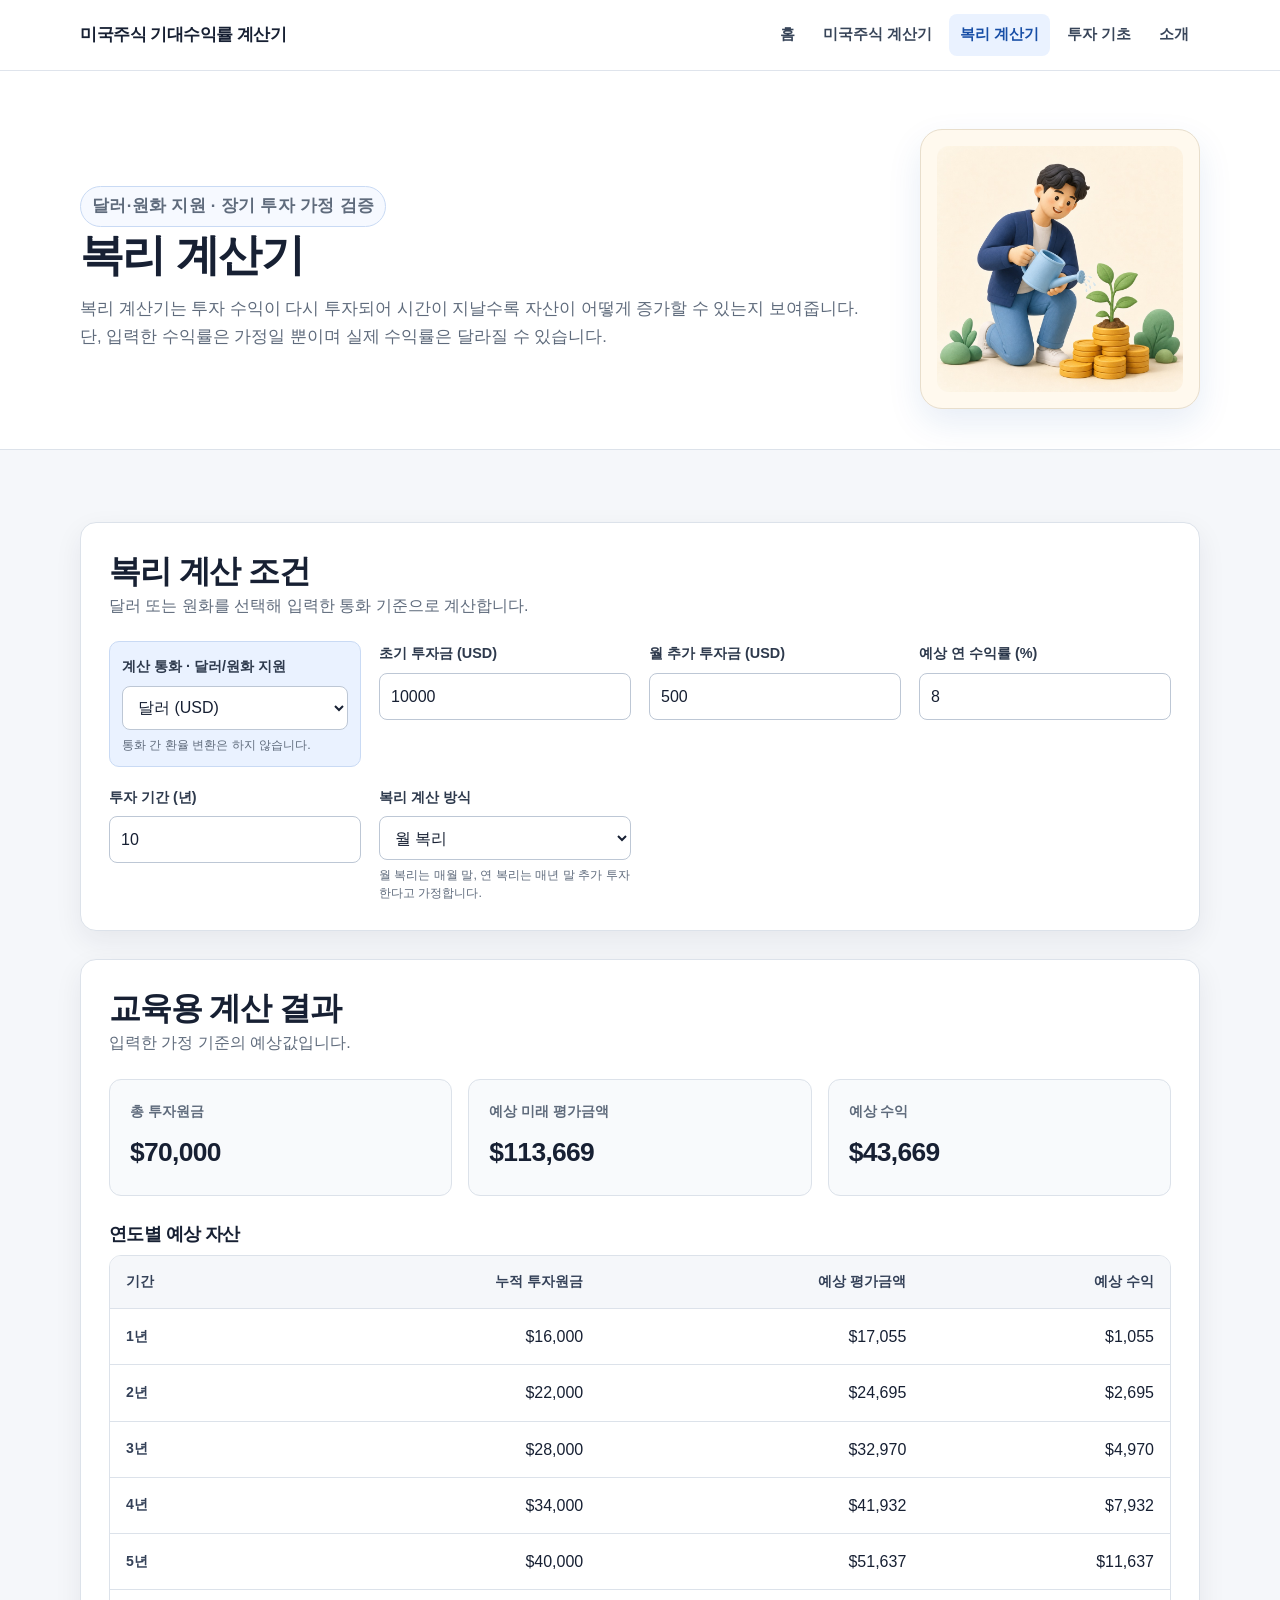
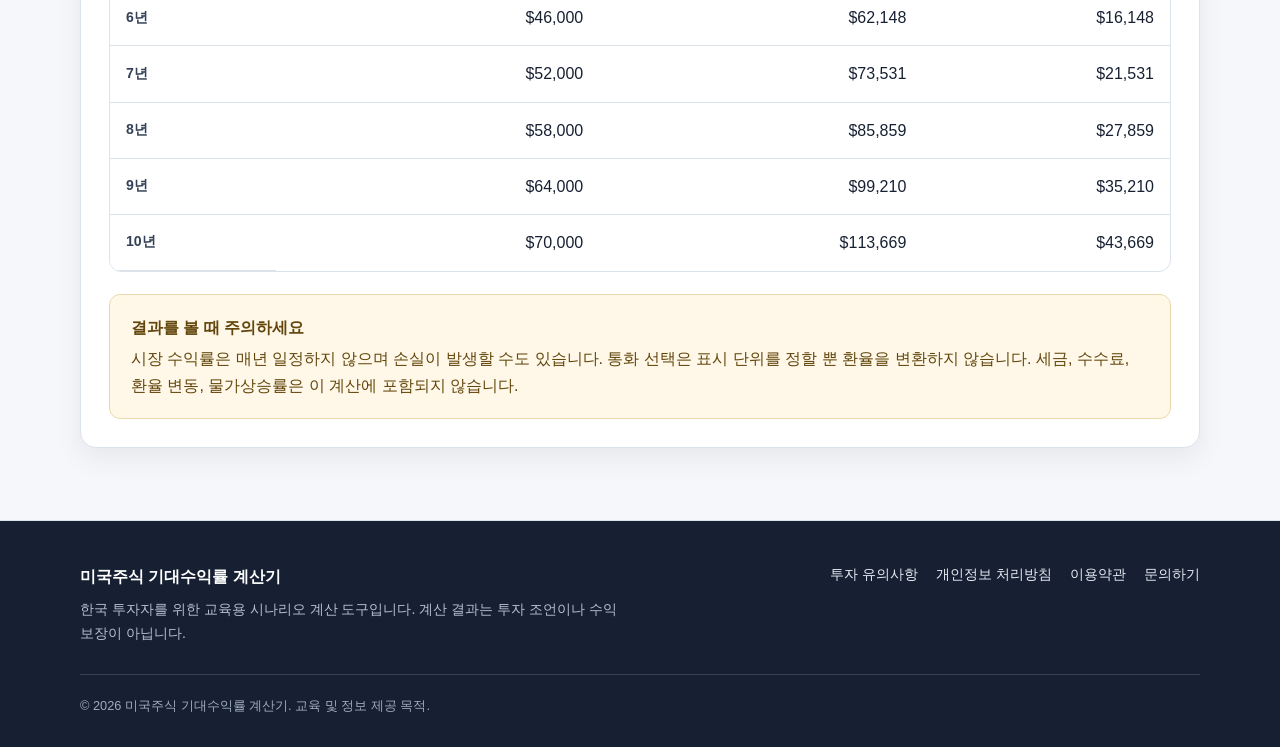
<file: compound.html>
<!doctype html>
<html lang="ko">
<head>
  <script async src="https://pagead2.googlesyndication.com/pagead/js/adsbygoogle.js?client=ca-pub-5077881306850046"
     crossorigin="anonymous"></script>
  <meta charset="utf-8">
  <meta name="viewport" content="width=device-width, initial-scale=1">
  <title>복리 계산기 | 미국주식 투자 계산</title>
  <meta name="description" content="초기 투자금, 월 추가 투자금, 예상 연 수익률과 투자 기간을 입력해 복리 결과와 연도별 예상 자산을 계산합니다.">
  <meta name="robots" content="index, follow, max-image-preview:large, max-snippet:-1, max-video-preview:-1">
  <meta name="theme-color" content="#174ea6">
  <link rel="canonical" href="https://us-stock-compound-calculator.pages.dev/compound.html">
  <link rel="icon" href="assets/favicon.svg" type="image/svg+xml">
  <meta property="og:type" content="website">
  <meta property="og:locale" content="ko_KR">
  <meta property="og:site_name" content="미국주식 기대수익률 계산기">
  <meta property="og:title" content="복리 계산기 | 미국주식 투자 계산">
  <meta property="og:description" content="입력한 수익률 가정으로 장기 복리와 월 적립 효과를 확인하세요.">
  <meta property="og:url" content="https://us-stock-compound-calculator.pages.dev/compound.html">
  <meta property="og:image" content="https://us-stock-compound-calculator.pages.dev/assets/illustration-compound.jpg">
  <meta property="og:image:type" content="image/jpeg">
  <meta property="og:image:width" content="900">
  <meta property="og:image:height" content="900">
  <meta property="og:image:alt" content="동전 위에서 자라는 식물에 물을 주는 사람 일러스트">
  <meta name="twitter:card" content="summary_large_image">
  <meta name="twitter:title" content="복리 계산기 | 달러·원화 투자 계산">
  <meta name="twitter:description" content="달러 또는 원화로 장기 복리와 월 적립 효과를 계산해보세요.">
  <meta name="twitter:image" content="https://us-stock-compound-calculator.pages.dev/assets/illustration-compound.jpg">
  <link rel="stylesheet" href="css/style.css">
</head>
<body>
  <header class="site-header">
    <div class="container header-inner">
      <a class="brand" href="index.html">미국주식 기대수익률 계산기</a>
      <nav class="site-nav" aria-label="주요 메뉴">
        <a href="index.html">홈</a><a href="calculator.html">미국주식 계산기</a><a href="compound.html" aria-current="page">복리 계산기</a><a href="learn.html">투자 기초</a><a href="about.html">소개</a>
      </nav>
    </div>
  </header>

  <main>
    <header class="page-header">
      <div class="container page-header-grid">
        <div class="page-header-copy">
          <p class="eyebrow">달러·원화 지원 · 장기 투자 가정 검증</p>
          <h1>복리 계산기</h1>
          <p>복리 계산기는 투자 수익이 다시 투자되어 시간이 지날수록 자산이 어떻게 증가할 수 있는지 보여줍니다. 단, 입력한 수익률은 가정일 뿐이며 실제 수익률은 달라질 수 있습니다.</p>
        </div>
        <div class="page-illustration-frame warm">
          <img class="page-illustration" src="assets/illustration-compound.jpg" width="900" height="900" alt="동전 위에서 자라는 식물에 물을 주는 웃는 사람 일러스트" decoding="async">
        </div>
      </div>
    </header>

    <section class="section">
      <div class="container calculator-layout">
        <form id="compound-calculator-form" class="panel" novalidate>
          <div class="panel-header"><div><h2>복리 계산 조건</h2><p class="muted">달러 또는 원화를 선택해 입력한 통화 기준으로 계산합니다.</p></div></div>
          <div class="input-grid">
            <div class="field currency-field"><label for="compound-currency">계산 통화 · 달러/원화 지원</label><select id="compound-currency"><option value="USD" selected>달러 (USD)</option><option value="KRW">원화 (KRW)</option></select><small>통화 간 환율 변환은 하지 않습니다.</small></div>
            <div class="field"><label for="compound-initial">초기 투자금 (<span data-compound-currency>USD</span>)</label><input id="compound-initial" type="number" value="10000" min="0" step="100" inputmode="decimal"></div>
            <div class="field"><label for="compound-monthly">월 추가 투자금 (<span data-compound-currency>USD</span>)</label><input id="compound-monthly" type="number" value="500" min="0" step="10" inputmode="decimal"></div>
            <div class="field"><label for="compound-rate">예상 연 수익률 (%)</label><input id="compound-rate" type="number" value="8" min="-99" max="200" step="0.1" inputmode="decimal"></div>
            <div class="field"><label for="compound-years">투자 기간 (년)</label><input id="compound-years" type="number" value="10" min="1" max="60" step="1" inputmode="numeric"></div>
            <div class="field">
              <label for="compound-method">복리 계산 방식</label>
              <select id="compound-method">
                <option value="monthly" selected>월 복리</option>
                <option value="annual">연 복리</option>
              </select>
              <small>월 복리는 매월 말, 연 복리는 매년 말 추가 투자한다고 가정합니다.</small>
            </div>
          </div>
        </form>

        <section class="panel" aria-labelledby="compound-result-title">
          <div class="panel-header"><div><h2 id="compound-result-title">교육용 계산 결과</h2><p class="muted">입력한 가정 기준의 예상값입니다.</p></div></div>
          <p id="compound-status" class="sr-only" aria-live="polite"></p>
          <div class="result-summary">
            <div class="metric-card"><span class="metric-label">총 투자원금</span><strong id="compound-principal-result" class="metric-value">—</strong></div>
            <div class="metric-card"><span class="metric-label">예상 미래 평가금액</span><strong id="compound-future-result" class="metric-value">—</strong></div>
            <div class="metric-card"><span class="metric-label">예상 수익</span><strong id="compound-profit-result" class="metric-value">—</strong></div>
          </div>
          <h3>연도별 예상 자산</h3>
          <div class="table-scroll" tabindex="0" aria-label="연도별 예상 자산 표">
            <table>
              <thead><tr><th scope="col">기간</th><th scope="col">누적 투자원금</th><th scope="col">예상 평가금액</th><th scope="col">예상 수익</th></tr></thead>
              <tbody id="compound-yearly-body"></tbody>
            </table>
          </div>
          <div class="warning-box"><strong>결과를 볼 때 주의하세요</strong>시장 수익률은 매년 일정하지 않으며 손실이 발생할 수도 있습니다. 통화 선택은 표시 단위를 정할 뿐 환율을 변환하지 않습니다. 세금, 수수료, 환율 변동, 물가상승률은 이 계산에 포함되지 않습니다.</div>
        </section>
      </div>
    </section>
  </main>

  <footer class="site-footer">
    <div class="container"><div class="footer-top"><div><p class="footer-brand">미국주식 기대수익률 계산기</p><p class="footer-copy">한국 투자자를 위한 교육용 시나리오 계산 도구입니다. 계산 결과는 투자 조언이나 수익 보장이 아닙니다.</p></div><nav class="footer-links" aria-label="정책 메뉴"><a href="disclaimer.html">투자 유의사항</a><a href="privacy.html">개인정보 처리방침</a><a href="terms.html">이용약관</a><a href="contact.html">문의하기</a></nav></div><div class="footer-bottom">© 2026 미국주식 기대수익률 계산기. 교육 및 정보 제공 목적.</div></div>
  </footer>
  <script src="js/utils.js"></script>
  <script src="js/compound-calculator.js"></script>
</body>
</html>
</file>
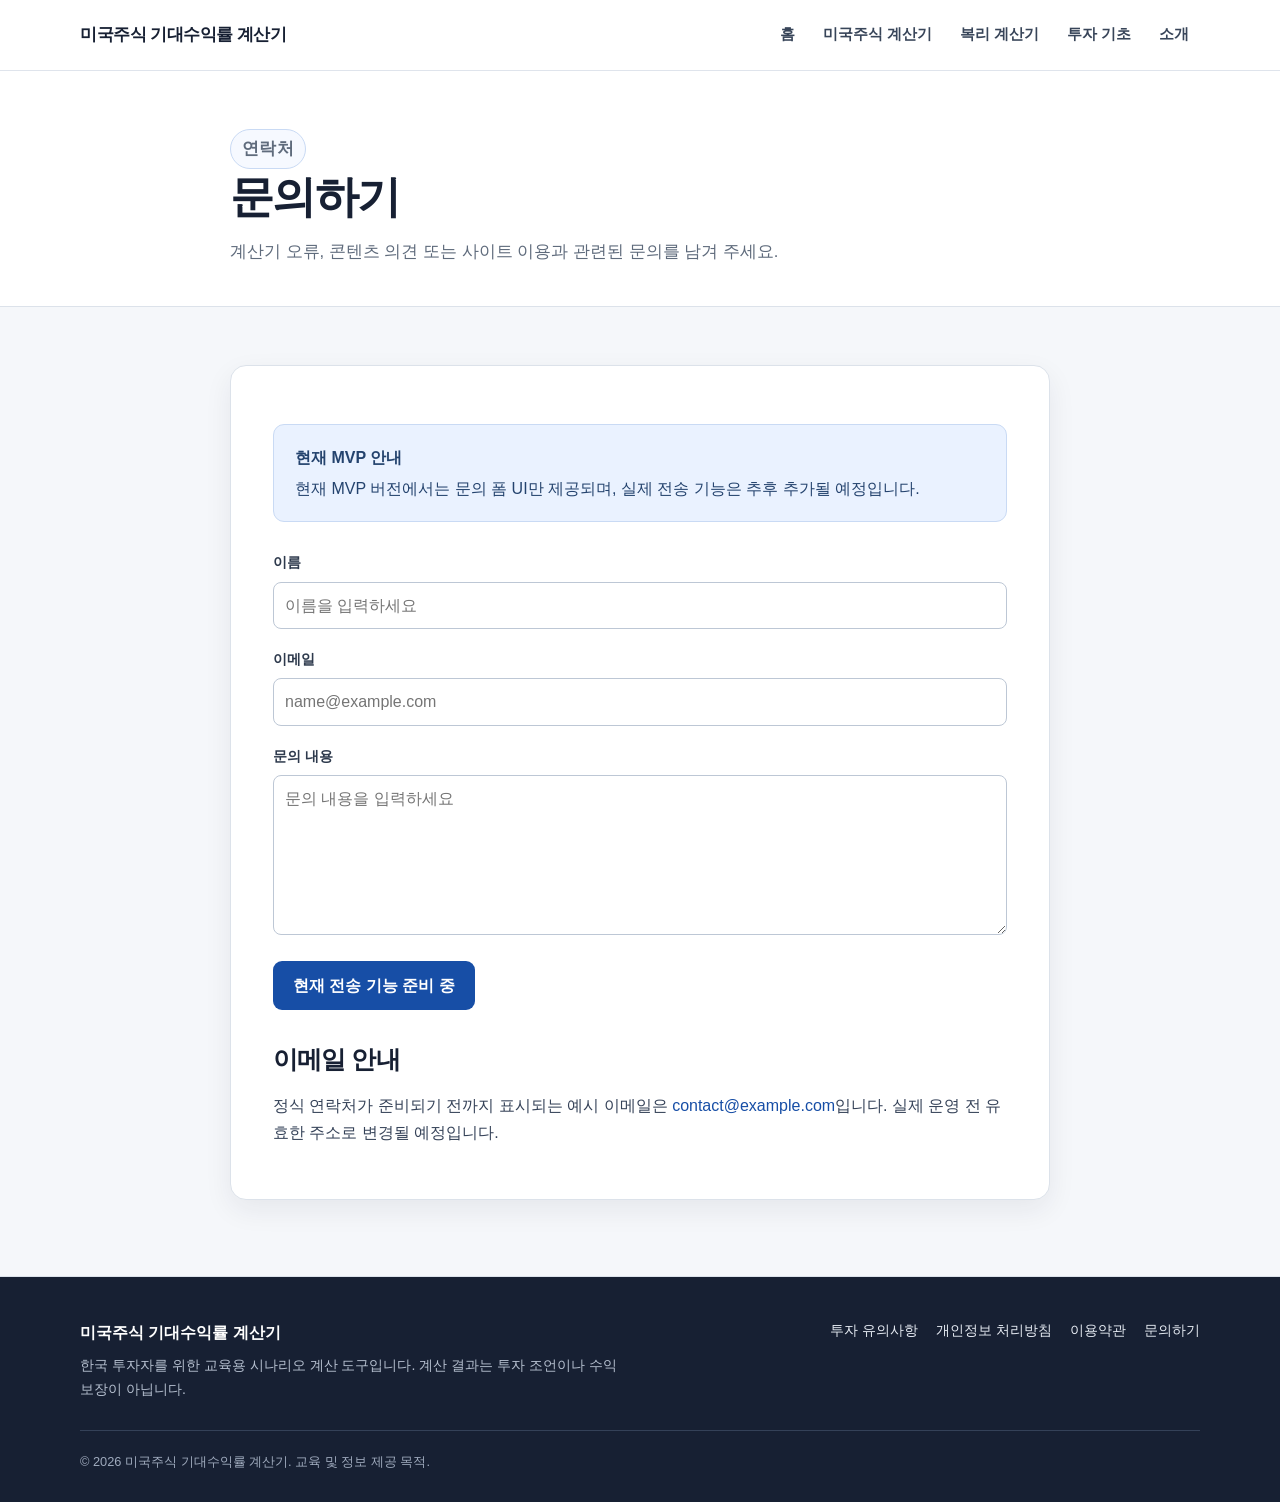
<file: contact.html>
<!doctype html>
<html lang="ko">
<head>
  <script async src="https://pagead2.googlesyndication.com/pagead/js/adsbygoogle.js?client=ca-pub-5077881306850046"
     crossorigin="anonymous"></script>
  <meta charset="utf-8"><meta name="viewport" content="width=device-width, initial-scale=1">
  <title>문의하기 | 미국주식 기대수익률 계산기</title>
  <meta name="description" content="미국주식 기대수익률 계산기 이용에 관한 의견과 문의를 남길 수 있는 안내 페이지입니다.">
  <meta name="robots" content="index, follow, max-image-preview:large, max-snippet:-1, max-video-preview:-1">
  <meta name="theme-color" content="#174ea6">
  <link rel="canonical" href="https://us-stock-compound-calculator.pages.dev/contact.html">
  <link rel="icon" href="assets/favicon.svg" type="image/svg+xml">
  <meta property="og:type" content="website"><meta property="og:locale" content="ko_KR"><meta property="og:site_name" content="미국주식 기대수익률 계산기"><meta property="og:title" content="문의하기 | 미국주식 기대수익률 계산기"><meta property="og:description" content="사이트 이용 의견과 문의를 위한 페이지입니다."><meta property="og:url" content="https://us-stock-compound-calculator.pages.dev/contact.html">
  <meta property="og:image" content="https://us-stock-compound-calculator.pages.dev/assets/illustration-hero.jpg"><meta property="og:image:type" content="image/jpeg"><meta property="og:image:width" content="900"><meta property="og:image:height" content="900"><meta property="og:image:alt" content="투자 계획을 확인하는 사람 일러스트">
  <meta name="twitter:card" content="summary_large_image"><meta name="twitter:title" content="문의하기 | 미국주식 기대수익률 계산기"><meta name="twitter:description" content="사이트 이용 의견과 문의를 위한 페이지입니다."><meta name="twitter:image" content="https://us-stock-compound-calculator.pages.dev/assets/illustration-hero.jpg">
  <link rel="stylesheet" href="css/style.css">
</head>
<body>
  <header class="site-header"><div class="container header-inner"><a class="brand" href="index.html">미국주식 기대수익률 계산기</a><nav class="site-nav" aria-label="주요 메뉴"><a href="index.html">홈</a><a href="calculator.html">미국주식 계산기</a><a href="compound.html">복리 계산기</a><a href="learn.html">투자 기초</a><a href="about.html">소개</a></nav></div></header>
  <main>
    <header class="page-header"><div class="narrow"><p class="eyebrow">연락처</p><h1>문의하기</h1><p>계산기 오류, 콘텐츠 의견 또는 사이트 이용과 관련된 문의를 남겨 주세요.</p></div></header>
    <section class="article"><div class="narrow article-content">
      <div class="info-box"><strong>현재 MVP 안내</strong>현재 MVP 버전에서는 문의 폼 UI만 제공되며, 실제 전송 기능은 추후 추가될 예정입니다.</div>
      <form class="contact-form spacer-top" aria-label="문의 양식">
        <div class="field"><label for="contact-name">이름</label><input id="contact-name" name="name" type="text" autocomplete="name" placeholder="이름을 입력하세요"></div>
        <div class="field"><label for="contact-email">이메일</label><input id="contact-email" name="email" type="email" autocomplete="email" placeholder="name@example.com"></div>
        <div class="field"><label for="contact-message">문의 내용</label><textarea id="contact-message" name="message" placeholder="문의 내용을 입력하세요"></textarea></div>
        <div><button class="button button-primary" type="button" disabled aria-disabled="true">현재 전송 기능 준비 중</button></div>
      </form>
      <section class="spacer-top"><h2>이메일 안내</h2><p>정식 연락처가 준비되기 전까지 표시되는 예시 이메일은 <a href="mailto:contact@example.com">contact@example.com</a>입니다. 실제 운영 전 유효한 주소로 변경될 예정입니다.</p></section>
    </div></section>
  </main>
  <footer class="site-footer"><div class="container"><div class="footer-top"><div><p class="footer-brand">미국주식 기대수익률 계산기</p><p class="footer-copy">한국 투자자를 위한 교육용 시나리오 계산 도구입니다. 계산 결과는 투자 조언이나 수익 보장이 아닙니다.</p></div><nav class="footer-links" aria-label="정책 메뉴"><a href="disclaimer.html">투자 유의사항</a><a href="privacy.html">개인정보 처리방침</a><a href="terms.html">이용약관</a><a href="contact.html">문의하기</a></nav></div><div class="footer-bottom">© 2026 미국주식 기대수익률 계산기. 교육 및 정보 제공 목적.</div></div></footer>
</body>
</html>
</file>
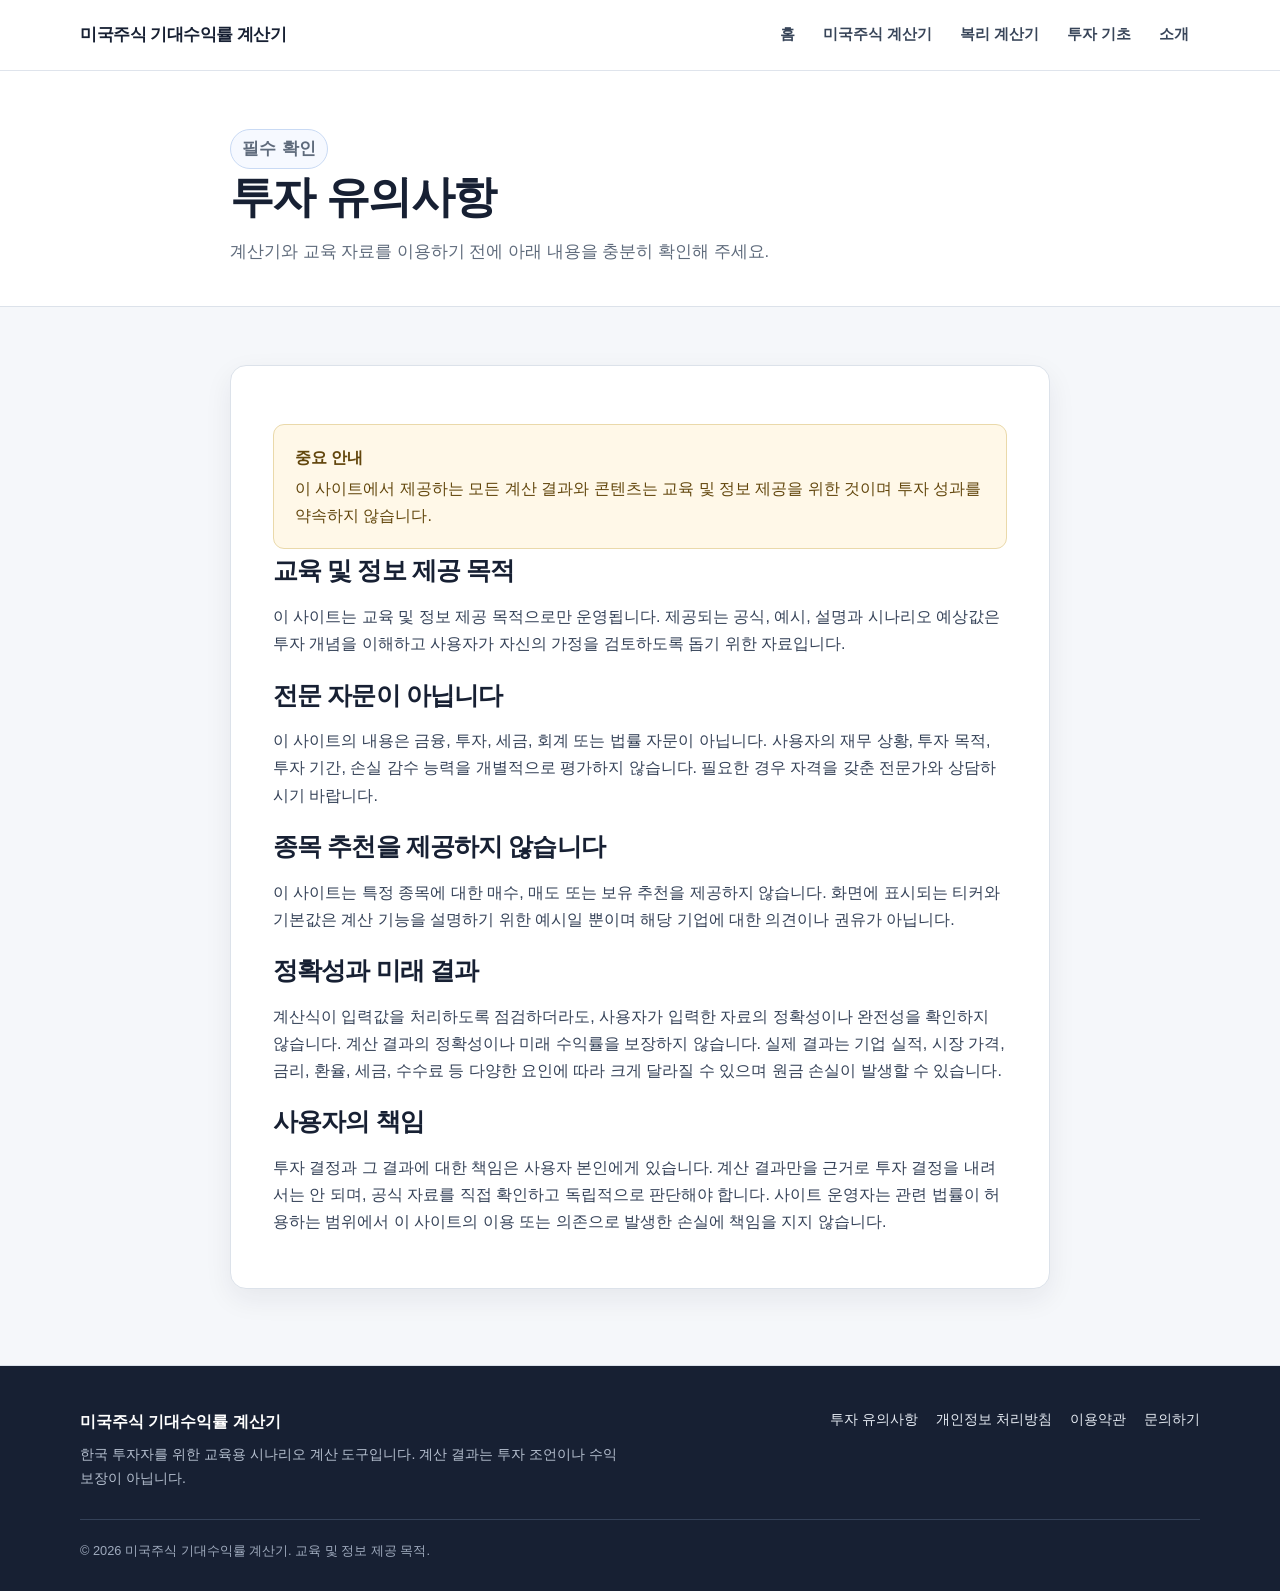
<file: disclaimer.html>
<!doctype html>
<html lang="ko">
<head>
  <script async src="https://pagead2.googlesyndication.com/pagead/js/adsbygoogle.js?client=ca-pub-5077881306850046"
     crossorigin="anonymous"></script>
  <meta charset="utf-8"><meta name="viewport" content="width=device-width, initial-scale=1">
  <title>투자 유의사항 | 미국주식 기대수익률 계산기</title>
  <meta name="description" content="미국주식 기대수익률 계산기의 교육 목적, 책임 범위와 투자 시 유의해야 할 사항을 안내합니다.">
  <meta name="robots" content="index, follow, max-image-preview:large, max-snippet:-1, max-video-preview:-1">
  <meta name="theme-color" content="#174ea6">
  <link rel="canonical" href="https://us-stock-compound-calculator.pages.dev/disclaimer.html">
  <link rel="icon" href="assets/favicon.svg" type="image/svg+xml">
  <meta property="og:type" content="website"><meta property="og:locale" content="ko_KR"><meta property="og:site_name" content="미국주식 기대수익률 계산기"><meta property="og:title" content="투자 유의사항 | 미국주식 기대수익률 계산기"><meta property="og:description" content="교육용 계산 결과를 이용하기 전에 투자 유의사항을 확인하세요."><meta property="og:url" content="https://us-stock-compound-calculator.pages.dev/disclaimer.html">
  <meta property="og:image" content="https://us-stock-compound-calculator.pages.dev/assets/illustration-hero.jpg"><meta property="og:image:type" content="image/jpeg"><meta property="og:image:width" content="900"><meta property="og:image:height" content="900"><meta property="og:image:alt" content="투자 계획을 확인하는 사람 일러스트">
  <meta name="twitter:card" content="summary_large_image"><meta name="twitter:title" content="투자 유의사항 | 미국주식 기대수익률 계산기"><meta name="twitter:description" content="교육용 계산 결과를 이용하기 전에 투자 유의사항을 확인하세요."><meta name="twitter:image" content="https://us-stock-compound-calculator.pages.dev/assets/illustration-hero.jpg">
  <link rel="stylesheet" href="css/style.css">
</head>
<body>
  <header class="site-header"><div class="container header-inner"><a class="brand" href="index.html">미국주식 기대수익률 계산기</a><nav class="site-nav" aria-label="주요 메뉴"><a href="index.html">홈</a><a href="calculator.html">미국주식 계산기</a><a href="compound.html">복리 계산기</a><a href="learn.html">투자 기초</a><a href="about.html">소개</a></nav></div></header>
  <main>
    <header class="page-header"><div class="narrow"><p class="eyebrow">필수 확인</p><h1>투자 유의사항</h1><p>계산기와 교육 자료를 이용하기 전에 아래 내용을 충분히 확인해 주세요.</p></div></header>
    <article class="article"><div class="narrow article-content">
      <div class="warning-box"><strong>중요 안내</strong>이 사이트에서 제공하는 모든 계산 결과와 콘텐츠는 교육 및 정보 제공을 위한 것이며 투자 성과를 약속하지 않습니다.</div>
      <section><h2>교육 및 정보 제공 목적</h2><p>이 사이트는 교육 및 정보 제공 목적으로만 운영됩니다. 제공되는 공식, 예시, 설명과 시나리오 예상값은 투자 개념을 이해하고 사용자가 자신의 가정을 검토하도록 돕기 위한 자료입니다.</p></section>
      <section><h2>전문 자문이 아닙니다</h2><p>이 사이트의 내용은 금융, 투자, 세금, 회계 또는 법률 자문이 아닙니다. 사용자의 재무 상황, 투자 목적, 투자 기간, 손실 감수 능력을 개별적으로 평가하지 않습니다. 필요한 경우 자격을 갖춘 전문가와 상담하시기 바랍니다.</p></section>
      <section><h2>종목 추천을 제공하지 않습니다</h2><p>이 사이트는 특정 종목에 대한 매수, 매도 또는 보유 추천을 제공하지 않습니다. 화면에 표시되는 티커와 기본값은 계산 기능을 설명하기 위한 예시일 뿐이며 해당 기업에 대한 의견이나 권유가 아닙니다.</p></section>
      <section><h2>정확성과 미래 결과</h2><p>계산식이 입력값을 처리하도록 점검하더라도, 사용자가 입력한 자료의 정확성이나 완전성을 확인하지 않습니다. 계산 결과의 정확성이나 미래 수익률을 보장하지 않습니다. 실제 결과는 기업 실적, 시장 가격, 금리, 환율, 세금, 수수료 등 다양한 요인에 따라 크게 달라질 수 있으며 원금 손실이 발생할 수 있습니다.</p></section>
      <section><h2>사용자의 책임</h2><p>투자 결정과 그 결과에 대한 책임은 사용자 본인에게 있습니다. 계산 결과만을 근거로 투자 결정을 내려서는 안 되며, 공식 자료를 직접 확인하고 독립적으로 판단해야 합니다. 사이트 운영자는 관련 법률이 허용하는 범위에서 이 사이트의 이용 또는 의존으로 발생한 손실에 책임을 지지 않습니다.</p></section>
    </div></article>
  </main>
  <footer class="site-footer"><div class="container"><div class="footer-top"><div><p class="footer-brand">미국주식 기대수익률 계산기</p><p class="footer-copy">한국 투자자를 위한 교육용 시나리오 계산 도구입니다. 계산 결과는 투자 조언이나 수익 보장이 아닙니다.</p></div><nav class="footer-links" aria-label="정책 메뉴"><a href="disclaimer.html">투자 유의사항</a><a href="privacy.html">개인정보 처리방침</a><a href="terms.html">이용약관</a><a href="contact.html">문의하기</a></nav></div><div class="footer-bottom">© 2026 미국주식 기대수익률 계산기. 교육 및 정보 제공 목적.</div></div></footer>
</body>
</html>
</file>
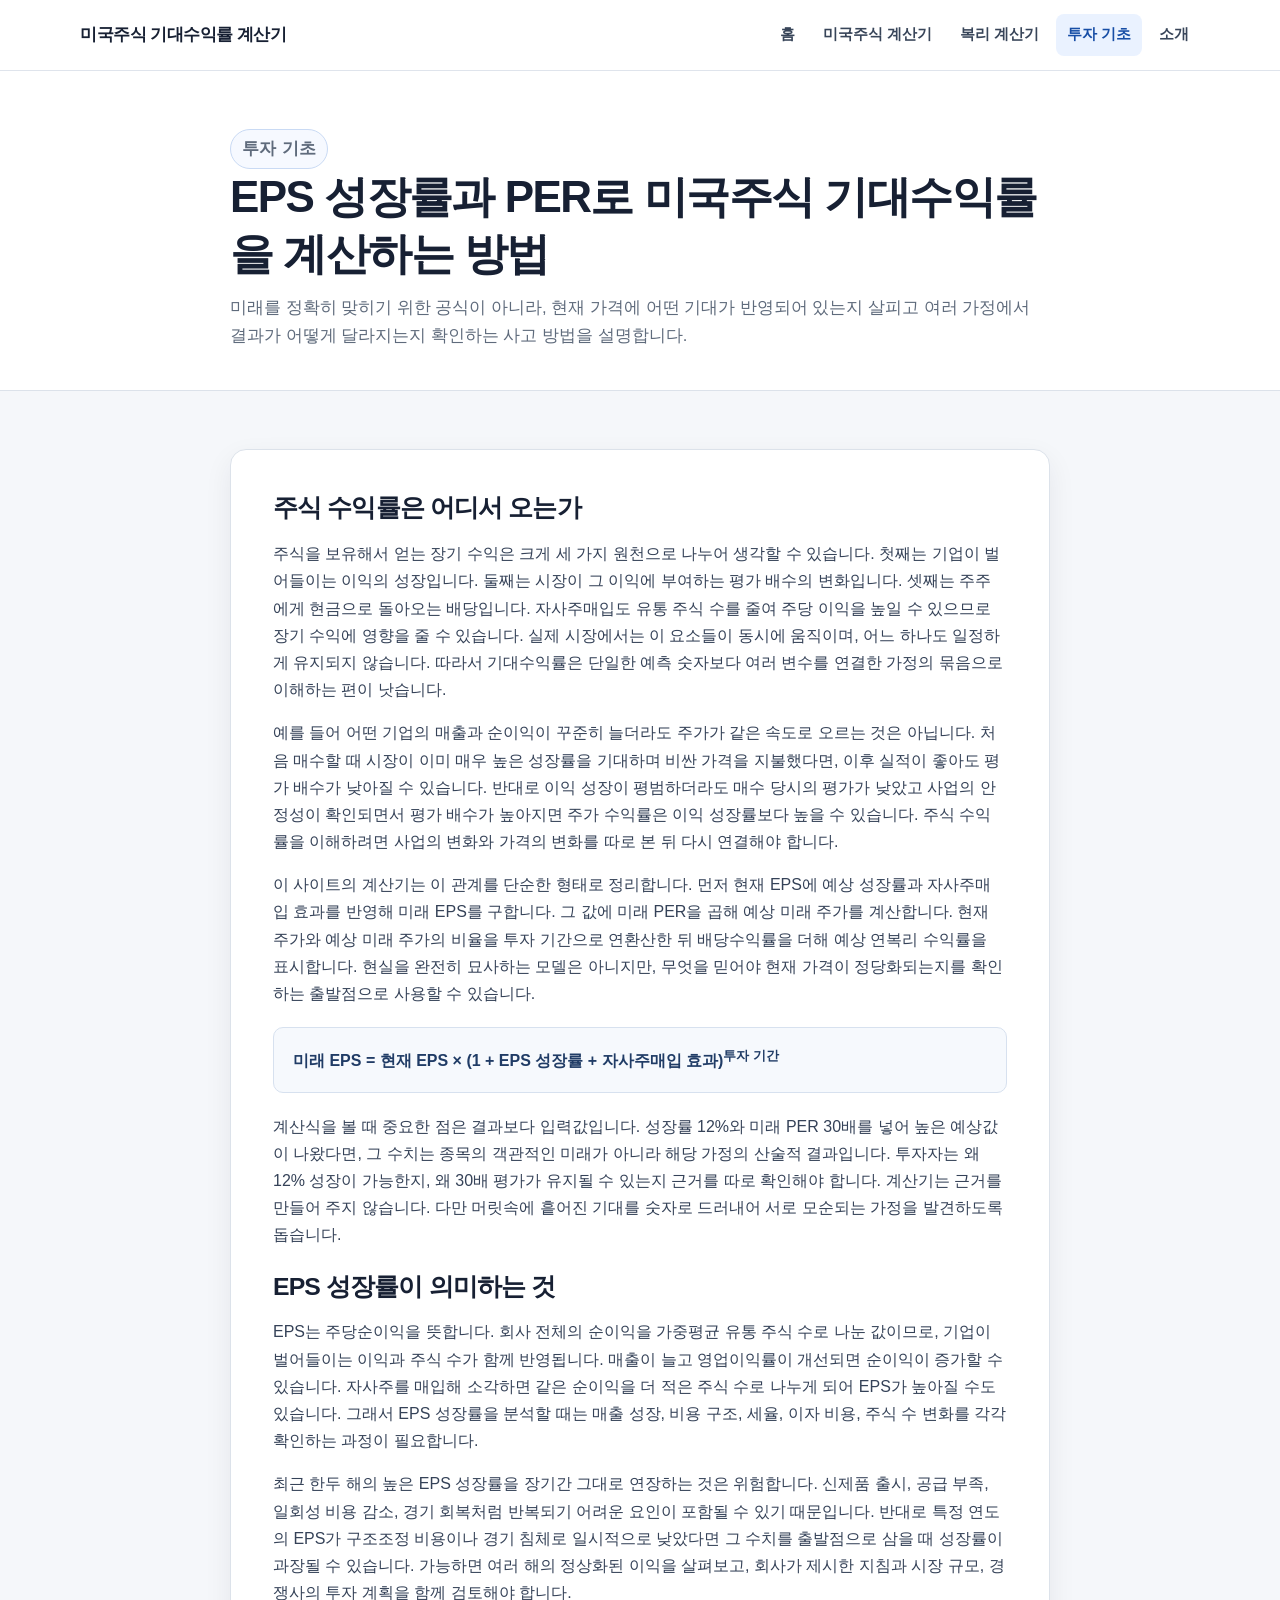
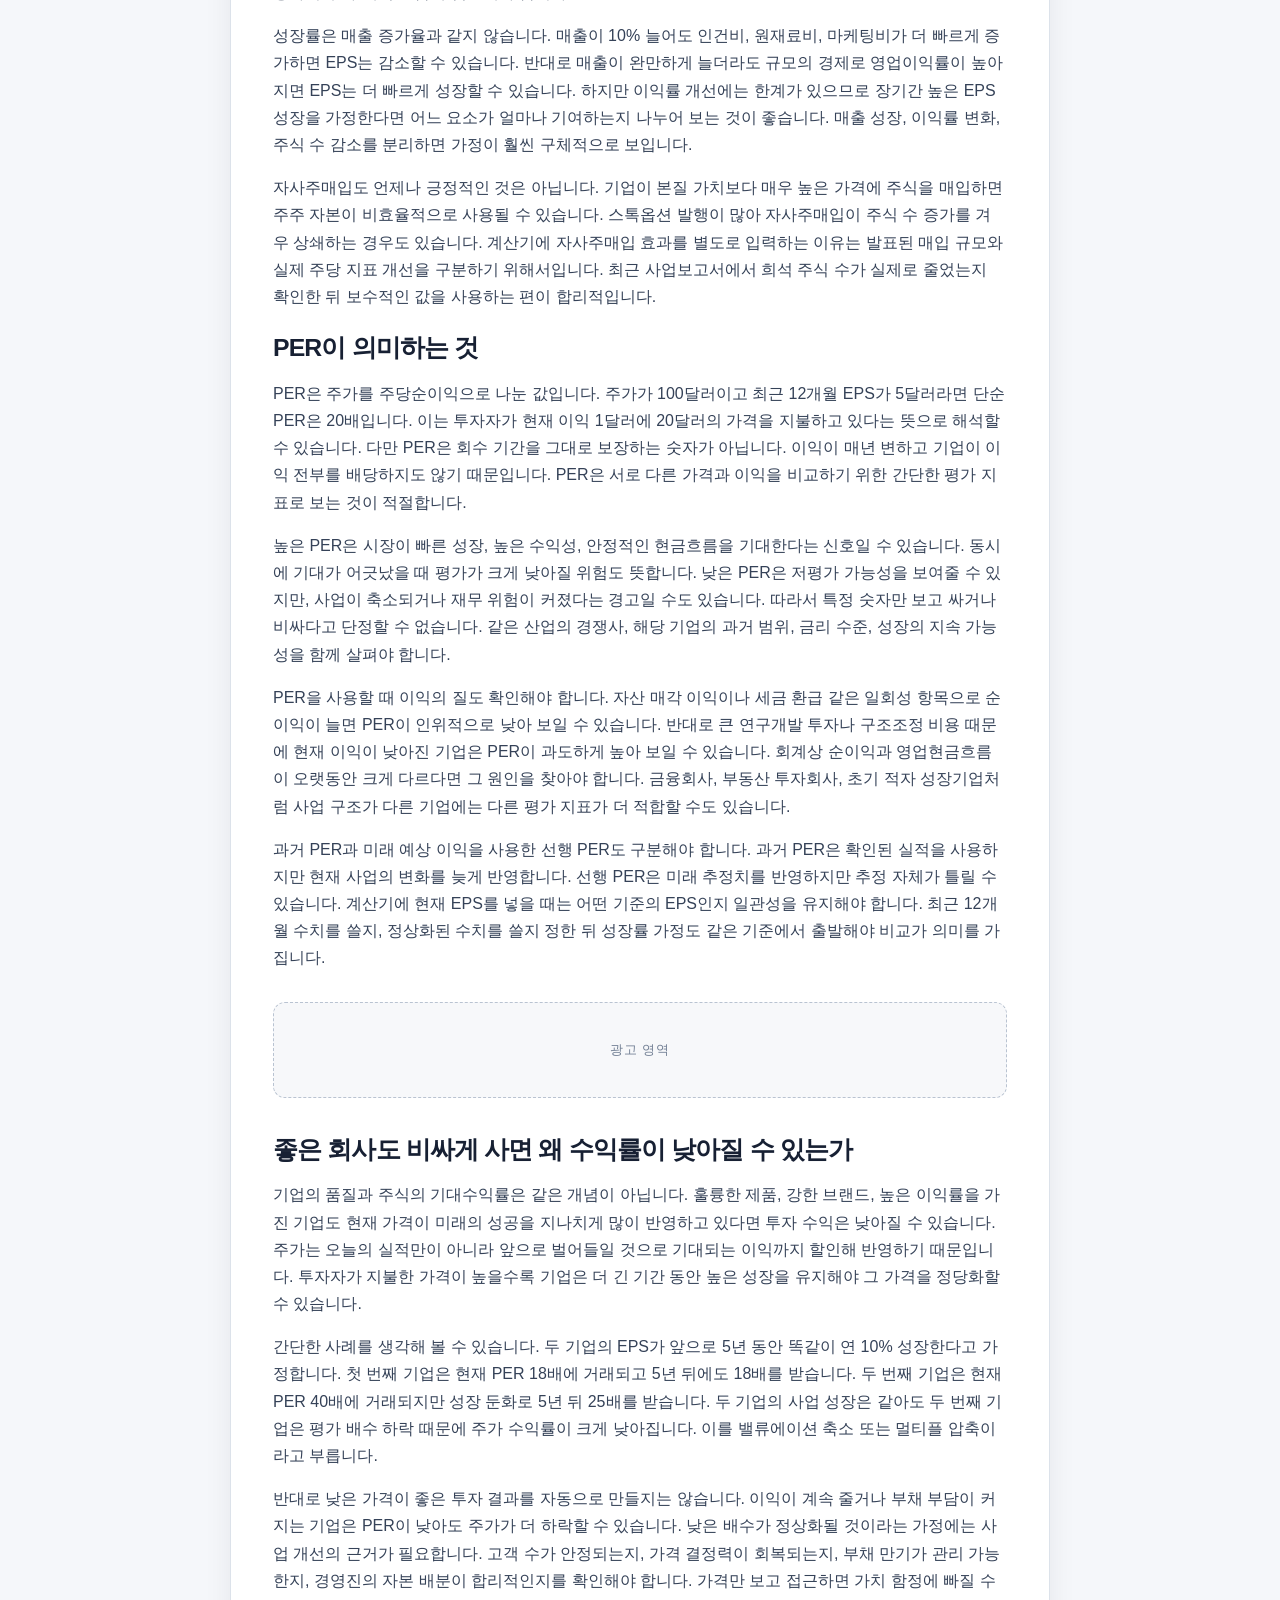
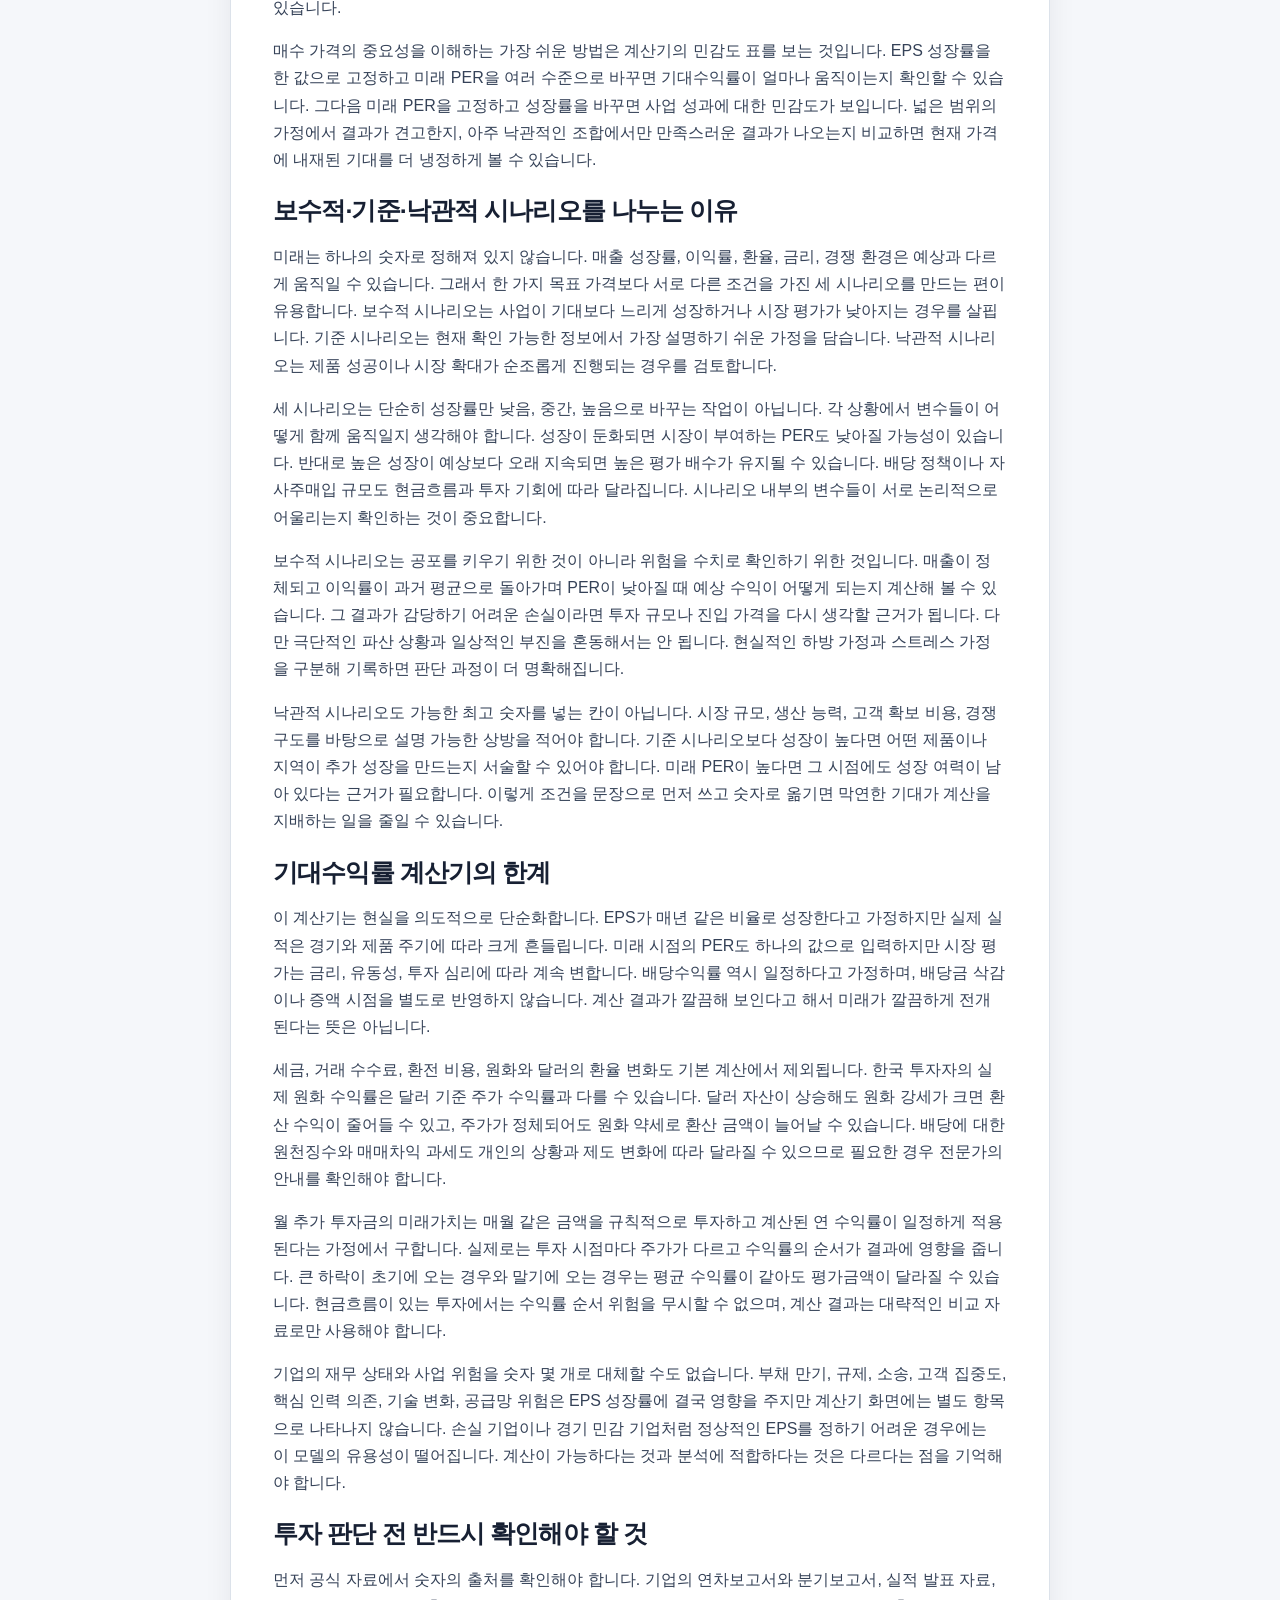
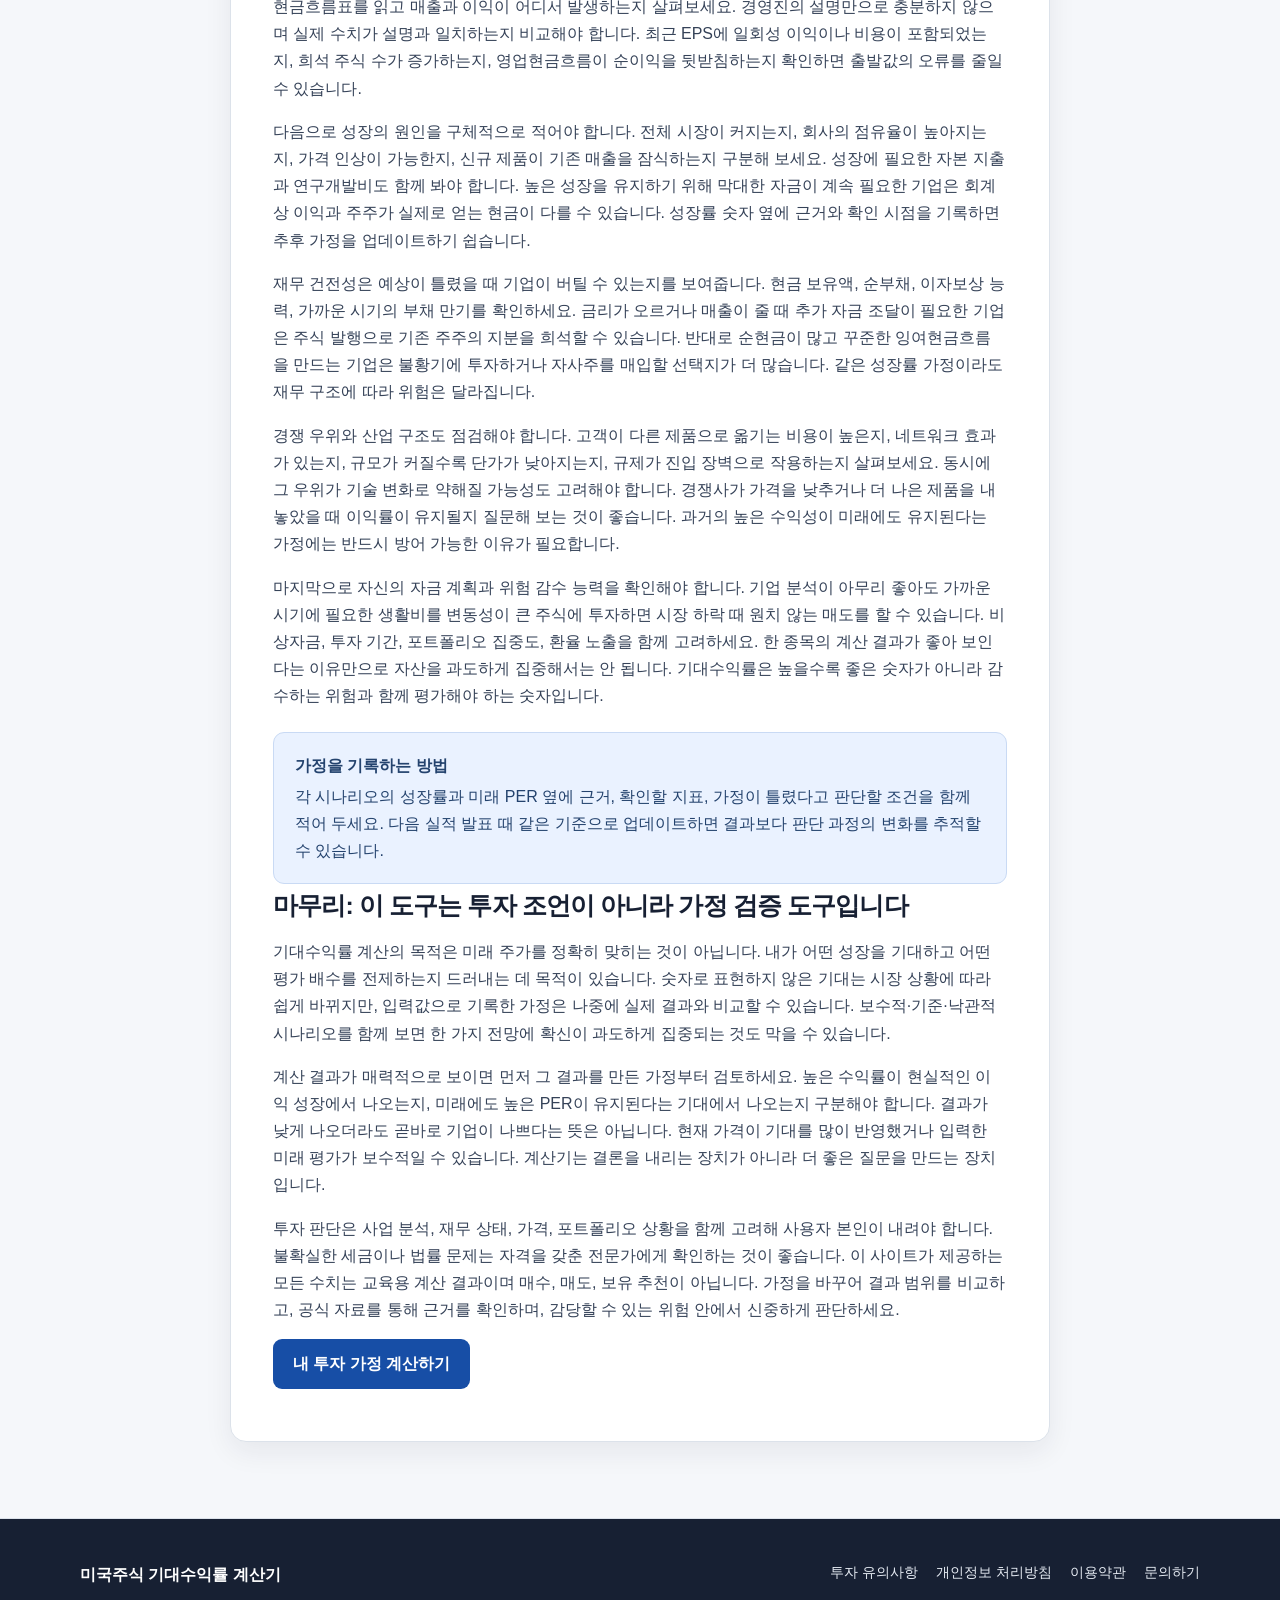
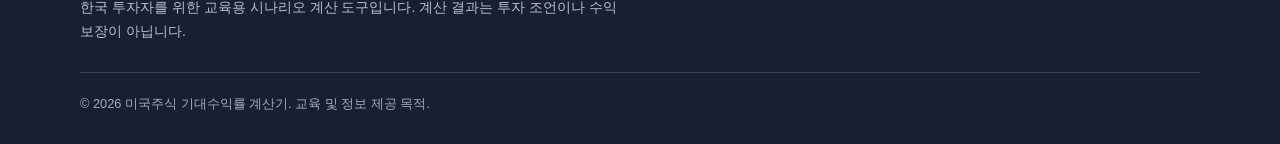
<file: learn.html>
<!doctype html>
<html lang="ko">
<head>
  <script async src="https://pagead2.googlesyndication.com/pagead/js/adsbygoogle.js?client=ca-pub-5077881306850046"
     crossorigin="anonymous"></script>
  <meta charset="utf-8">
  <meta name="viewport" content="width=device-width, initial-scale=1">
  <title>EPS 성장률과 PER로 미국주식 기대수익률을 계산하는 방법</title>
  <meta name="description" content="미국주식의 EPS 성장률, PER, 배당과 매수 가격이 기대수익률에 어떤 영향을 주는지 시나리오 방식으로 설명합니다.">
  <meta name="robots" content="index, follow, max-image-preview:large, max-snippet:-1, max-video-preview:-1">
  <meta name="theme-color" content="#174ea6">
  <link rel="canonical" href="https://us-stock-compound-calculator.pages.dev/learn.html">
  <link rel="icon" href="assets/favicon.svg" type="image/svg+xml">
  <meta property="og:type" content="article">
  <meta property="og:locale" content="ko_KR">
  <meta property="og:site_name" content="미국주식 기대수익률 계산기">
  <meta property="og:title" content="EPS 성장률과 PER로 미국주식 기대수익률을 계산하는 방법">
  <meta property="og:description" content="기업의 이익 성장과 밸류에이션을 연결해 장기 기대수익률 가정을 검증하는 방법을 알아봅니다.">
  <meta property="og:url" content="https://us-stock-compound-calculator.pages.dev/learn.html">
  <meta property="og:image" content="https://us-stock-compound-calculator.pages.dev/assets/illustration-stock-calculator.jpg">
  <meta property="og:image:type" content="image/jpeg">
  <meta property="og:image:width" content="900">
  <meta property="og:image:height" content="900">
  <meta property="og:image:alt" content="계산기와 동전, 성장 그래프 일러스트">
  <meta property="article:published_time" content="2026-06-18">
  <meta property="article:modified_time" content="2026-06-18">
  <meta name="twitter:card" content="summary_large_image">
  <meta name="twitter:title" content="EPS 성장률과 PER로 기대수익률을 계산하는 방법">
  <meta name="twitter:description" content="기업의 이익 성장과 밸류에이션을 연결해 장기 기대수익률 가정을 검증하는 방법을 알아봅니다.">
  <meta name="twitter:image" content="https://us-stock-compound-calculator.pages.dev/assets/illustration-stock-calculator.jpg">
  <script type="application/ld+json">
  {
    "@context": "https://schema.org",
    "@type": "Article",
    "headline": "EPS 성장률과 PER로 미국주식 기대수익률을 계산하는 방법",
    "description": "미국주식의 EPS 성장률, PER, 배당과 매수 가격이 기대수익률에 미치는 영향을 설명하는 교육 자료",
    "image": "https://us-stock-compound-calculator.pages.dev/assets/illustration-stock-calculator.jpg",
    "datePublished": "2026-06-18",
    "dateModified": "2026-06-18",
    "inLanguage": "ko-KR",
    "author": {
      "@type": "Organization",
      "name": "미국주식 기대수익률 계산기"
    },
    "publisher": {
      "@type": "Organization",
      "name": "미국주식 기대수익률 계산기"
    },
    "mainEntityOfPage": {
      "@type": "WebPage",
      "@id": "https://us-stock-compound-calculator.pages.dev/learn.html"
    }
  }
  </script>
  <link rel="stylesheet" href="css/style.css">
</head>
<body>
  <header class="site-header">
    <div class="container header-inner">
      <a class="brand" href="index.html">미국주식 기대수익률 계산기</a>
      <nav class="site-nav" aria-label="주요 메뉴"><a href="index.html">홈</a><a href="calculator.html">미국주식 계산기</a><a href="compound.html">복리 계산기</a><a href="learn.html" aria-current="page">투자 기초</a><a href="about.html">소개</a></nav>
    </div>
  </header>

  <main>
    <header class="page-header">
      <div class="narrow">
        <p class="eyebrow">투자 기초</p>
        <h1>EPS 성장률과 PER로 미국주식 기대수익률을 계산하는 방법</h1>
        <p>미래를 정확히 맞히기 위한 공식이 아니라, 현재 가격에 어떤 기대가 반영되어 있는지 살피고 여러 가정에서 결과가 어떻게 달라지는지 확인하는 사고 방법을 설명합니다.</p>
      </div>
    </header>

    <article class="article">
      <div class="narrow article-content">
        <section aria-labelledby="return-source">
          <h2 id="return-source">주식 수익률은 어디서 오는가</h2>
          <p>주식을 보유해서 얻는 장기 수익은 크게 세 가지 원천으로 나누어 생각할 수 있습니다. 첫째는 기업이 벌어들이는 이익의 성장입니다. 둘째는 시장이 그 이익에 부여하는 평가 배수의 변화입니다. 셋째는 주주에게 현금으로 돌아오는 배당입니다. 자사주매입도 유통 주식 수를 줄여 주당 이익을 높일 수 있으므로 장기 수익에 영향을 줄 수 있습니다. 실제 시장에서는 이 요소들이 동시에 움직이며, 어느 하나도 일정하게 유지되지 않습니다. 따라서 기대수익률은 단일한 예측 숫자보다 여러 변수를 연결한 가정의 묶음으로 이해하는 편이 낫습니다.</p>
          <p>예를 들어 어떤 기업의 매출과 순이익이 꾸준히 늘더라도 주가가 같은 속도로 오르는 것은 아닙니다. 처음 매수할 때 시장이 이미 매우 높은 성장률을 기대하며 비싼 가격을 지불했다면, 이후 실적이 좋아도 평가 배수가 낮아질 수 있습니다. 반대로 이익 성장이 평범하더라도 매수 당시의 평가가 낮았고 사업의 안정성이 확인되면서 평가 배수가 높아지면 주가 수익률은 이익 성장률보다 높을 수 있습니다. 주식 수익률을 이해하려면 사업의 변화와 가격의 변화를 따로 본 뒤 다시 연결해야 합니다.</p>
          <p>이 사이트의 계산기는 이 관계를 단순한 형태로 정리합니다. 먼저 현재 EPS에 예상 성장률과 자사주매입 효과를 반영해 미래 EPS를 구합니다. 그 값에 미래 PER을 곱해 예상 미래 주가를 계산합니다. 현재 주가와 예상 미래 주가의 비율을 투자 기간으로 연환산한 뒤 배당수익률을 더해 예상 연복리 수익률을 표시합니다. 현실을 완전히 묘사하는 모델은 아니지만, 무엇을 믿어야 현재 가격이 정당화되는지를 확인하는 출발점으로 사용할 수 있습니다.</p>
          <div class="formula">미래 EPS = 현재 EPS × (1 + EPS 성장률 + 자사주매입 효과)<sup>투자 기간</sup></div>
          <p>계산식을 볼 때 중요한 점은 결과보다 입력값입니다. 성장률 12%와 미래 PER 30배를 넣어 높은 예상값이 나왔다면, 그 수치는 종목의 객관적인 미래가 아니라 해당 가정의 산술적 결과입니다. 투자자는 왜 12% 성장이 가능한지, 왜 30배 평가가 유지될 수 있는지 근거를 따로 확인해야 합니다. 계산기는 근거를 만들어 주지 않습니다. 다만 머릿속에 흩어진 기대를 숫자로 드러내어 서로 모순되는 가정을 발견하도록 돕습니다.</p>
        </section>

        <section aria-labelledby="eps-growth">
          <h2 id="eps-growth">EPS 성장률이 의미하는 것</h2>
          <p>EPS는 주당순이익을 뜻합니다. 회사 전체의 순이익을 가중평균 유통 주식 수로 나눈 값이므로, 기업이 벌어들이는 이익과 주식 수가 함께 반영됩니다. 매출이 늘고 영업이익률이 개선되면 순이익이 증가할 수 있습니다. 자사주를 매입해 소각하면 같은 순이익을 더 적은 주식 수로 나누게 되어 EPS가 높아질 수도 있습니다. 그래서 EPS 성장률을 분석할 때는 매출 성장, 비용 구조, 세율, 이자 비용, 주식 수 변화를 각각 확인하는 과정이 필요합니다.</p>
          <p>최근 한두 해의 높은 EPS 성장률을 장기간 그대로 연장하는 것은 위험합니다. 신제품 출시, 공급 부족, 일회성 비용 감소, 경기 회복처럼 반복되기 어려운 요인이 포함될 수 있기 때문입니다. 반대로 특정 연도의 EPS가 구조조정 비용이나 경기 침체로 일시적으로 낮았다면 그 수치를 출발점으로 삼을 때 성장률이 과장될 수 있습니다. 가능하면 여러 해의 정상화된 이익을 살펴보고, 회사가 제시한 지침과 시장 규모, 경쟁사의 투자 계획을 함께 검토해야 합니다.</p>
          <p>성장률은 매출 증가율과 같지 않습니다. 매출이 10% 늘어도 인건비, 원재료비, 마케팅비가 더 빠르게 증가하면 EPS는 감소할 수 있습니다. 반대로 매출이 완만하게 늘더라도 규모의 경제로 영업이익률이 높아지면 EPS는 더 빠르게 성장할 수 있습니다. 하지만 이익률 개선에는 한계가 있으므로 장기간 높은 EPS 성장을 가정한다면 어느 요소가 얼마나 기여하는지 나누어 보는 것이 좋습니다. 매출 성장, 이익률 변화, 주식 수 감소를 분리하면 가정이 훨씬 구체적으로 보입니다.</p>
          <p>자사주매입도 언제나 긍정적인 것은 아닙니다. 기업이 본질 가치보다 매우 높은 가격에 주식을 매입하면 주주 자본이 비효율적으로 사용될 수 있습니다. 스톡옵션 발행이 많아 자사주매입이 주식 수 증가를 겨우 상쇄하는 경우도 있습니다. 계산기에 자사주매입 효과를 별도로 입력하는 이유는 발표된 매입 규모와 실제 주당 지표 개선을 구분하기 위해서입니다. 최근 사업보고서에서 희석 주식 수가 실제로 줄었는지 확인한 뒤 보수적인 값을 사용하는 편이 합리적입니다.</p>
        </section>

        <section aria-labelledby="per-meaning">
          <h2 id="per-meaning">PER이 의미하는 것</h2>
          <p>PER은 주가를 주당순이익으로 나눈 값입니다. 주가가 100달러이고 최근 12개월 EPS가 5달러라면 단순 PER은 20배입니다. 이는 투자자가 현재 이익 1달러에 20달러의 가격을 지불하고 있다는 뜻으로 해석할 수 있습니다. 다만 PER은 회수 기간을 그대로 보장하는 숫자가 아닙니다. 이익이 매년 변하고 기업이 이익 전부를 배당하지도 않기 때문입니다. PER은 서로 다른 가격과 이익을 비교하기 위한 간단한 평가 지표로 보는 것이 적절합니다.</p>
          <p>높은 PER은 시장이 빠른 성장, 높은 수익성, 안정적인 현금흐름을 기대한다는 신호일 수 있습니다. 동시에 기대가 어긋났을 때 평가가 크게 낮아질 위험도 뜻합니다. 낮은 PER은 저평가 가능성을 보여줄 수 있지만, 사업이 축소되거나 재무 위험이 커졌다는 경고일 수도 있습니다. 따라서 특정 숫자만 보고 싸거나 비싸다고 단정할 수 없습니다. 같은 산업의 경쟁사, 해당 기업의 과거 범위, 금리 수준, 성장의 지속 가능성을 함께 살펴야 합니다.</p>
          <p>PER을 사용할 때 이익의 질도 확인해야 합니다. 자산 매각 이익이나 세금 환급 같은 일회성 항목으로 순이익이 늘면 PER이 인위적으로 낮아 보일 수 있습니다. 반대로 큰 연구개발 투자나 구조조정 비용 때문에 현재 이익이 낮아진 기업은 PER이 과도하게 높아 보일 수 있습니다. 회계상 순이익과 영업현금흐름이 오랫동안 크게 다르다면 그 원인을 찾아야 합니다. 금융회사, 부동산 투자회사, 초기 적자 성장기업처럼 사업 구조가 다른 기업에는 다른 평가 지표가 더 적합할 수도 있습니다.</p>
          <p>과거 PER과 미래 예상 이익을 사용한 선행 PER도 구분해야 합니다. 과거 PER은 확인된 실적을 사용하지만 현재 사업의 변화를 늦게 반영합니다. 선행 PER은 미래 추정치를 반영하지만 추정 자체가 틀릴 수 있습니다. 계산기에 현재 EPS를 넣을 때는 어떤 기준의 EPS인지 일관성을 유지해야 합니다. 최근 12개월 수치를 쓸지, 정상화된 수치를 쓸지 정한 뒤 성장률 가정도 같은 기준에서 출발해야 비교가 의미를 가집니다.</p>
        </section>

        <div class="ad-placeholder" role="complementary" aria-label="광고 자리표시">광고 영역</div>

        <section aria-labelledby="price-matters">
          <h2 id="price-matters">좋은 회사도 비싸게 사면 왜 수익률이 낮아질 수 있는가</h2>
          <p>기업의 품질과 주식의 기대수익률은 같은 개념이 아닙니다. 훌륭한 제품, 강한 브랜드, 높은 이익률을 가진 기업도 현재 가격이 미래의 성공을 지나치게 많이 반영하고 있다면 투자 수익은 낮아질 수 있습니다. 주가는 오늘의 실적만이 아니라 앞으로 벌어들일 것으로 기대되는 이익까지 할인해 반영하기 때문입니다. 투자자가 지불한 가격이 높을수록 기업은 더 긴 기간 동안 높은 성장을 유지해야 그 가격을 정당화할 수 있습니다.</p>
          <p>간단한 사례를 생각해 볼 수 있습니다. 두 기업의 EPS가 앞으로 5년 동안 똑같이 연 10% 성장한다고 가정합니다. 첫 번째 기업은 현재 PER 18배에 거래되고 5년 뒤에도 18배를 받습니다. 두 번째 기업은 현재 PER 40배에 거래되지만 성장 둔화로 5년 뒤 25배를 받습니다. 두 기업의 사업 성장은 같아도 두 번째 기업은 평가 배수 하락 때문에 주가 수익률이 크게 낮아집니다. 이를 밸류에이션 축소 또는 멀티플 압축이라고 부릅니다.</p>
          <p>반대로 낮은 가격이 좋은 투자 결과를 자동으로 만들지는 않습니다. 이익이 계속 줄거나 부채 부담이 커지는 기업은 PER이 낮아도 주가가 더 하락할 수 있습니다. 낮은 배수가 정상화될 것이라는 가정에는 사업 개선의 근거가 필요합니다. 고객 수가 안정되는지, 가격 결정력이 회복되는지, 부채 만기가 관리 가능한지, 경영진의 자본 배분이 합리적인지를 확인해야 합니다. 가격만 보고 접근하면 가치 함정에 빠질 수 있습니다.</p>
          <p>매수 가격의 중요성을 이해하는 가장 쉬운 방법은 계산기의 민감도 표를 보는 것입니다. EPS 성장률을 한 값으로 고정하고 미래 PER을 여러 수준으로 바꾸면 기대수익률이 얼마나 움직이는지 확인할 수 있습니다. 그다음 미래 PER을 고정하고 성장률을 바꾸면 사업 성과에 대한 민감도가 보입니다. 넓은 범위의 가정에서 결과가 견고한지, 아주 낙관적인 조합에서만 만족스러운 결과가 나오는지 비교하면 현재 가격에 내재된 기대를 더 냉정하게 볼 수 있습니다.</p>
        </section>

        <section aria-labelledby="three-scenarios">
          <h2 id="three-scenarios">보수적·기준·낙관적 시나리오를 나누는 이유</h2>
          <p>미래는 하나의 숫자로 정해져 있지 않습니다. 매출 성장률, 이익률, 환율, 금리, 경쟁 환경은 예상과 다르게 움직일 수 있습니다. 그래서 한 가지 목표 가격보다 서로 다른 조건을 가진 세 시나리오를 만드는 편이 유용합니다. 보수적 시나리오는 사업이 기대보다 느리게 성장하거나 시장 평가가 낮아지는 경우를 살핍니다. 기준 시나리오는 현재 확인 가능한 정보에서 가장 설명하기 쉬운 가정을 담습니다. 낙관적 시나리오는 제품 성공이나 시장 확대가 순조롭게 진행되는 경우를 검토합니다.</p>
          <p>세 시나리오는 단순히 성장률만 낮음, 중간, 높음으로 바꾸는 작업이 아닙니다. 각 상황에서 변수들이 어떻게 함께 움직일지 생각해야 합니다. 성장이 둔화되면 시장이 부여하는 PER도 낮아질 가능성이 있습니다. 반대로 높은 성장이 예상보다 오래 지속되면 높은 평가 배수가 유지될 수 있습니다. 배당 정책이나 자사주매입 규모도 현금흐름과 투자 기회에 따라 달라집니다. 시나리오 내부의 변수들이 서로 논리적으로 어울리는지 확인하는 것이 중요합니다.</p>
          <p>보수적 시나리오는 공포를 키우기 위한 것이 아니라 위험을 수치로 확인하기 위한 것입니다. 매출이 정체되고 이익률이 과거 평균으로 돌아가며 PER이 낮아질 때 예상 수익이 어떻게 되는지 계산해 볼 수 있습니다. 그 결과가 감당하기 어려운 손실이라면 투자 규모나 진입 가격을 다시 생각할 근거가 됩니다. 다만 극단적인 파산 상황과 일상적인 부진을 혼동해서는 안 됩니다. 현실적인 하방 가정과 스트레스 가정을 구분해 기록하면 판단 과정이 더 명확해집니다.</p>
          <p>낙관적 시나리오도 가능한 최고 숫자를 넣는 칸이 아닙니다. 시장 규모, 생산 능력, 고객 확보 비용, 경쟁 구도를 바탕으로 설명 가능한 상방을 적어야 합니다. 기준 시나리오보다 성장이 높다면 어떤 제품이나 지역이 추가 성장을 만드는지 서술할 수 있어야 합니다. 미래 PER이 높다면 그 시점에도 성장 여력이 남아 있다는 근거가 필요합니다. 이렇게 조건을 문장으로 먼저 쓰고 숫자로 옮기면 막연한 기대가 계산을 지배하는 일을 줄일 수 있습니다.</p>
        </section>

        <section aria-labelledby="calculator-limits">
          <h2 id="calculator-limits">기대수익률 계산기의 한계</h2>
          <p>이 계산기는 현실을 의도적으로 단순화합니다. EPS가 매년 같은 비율로 성장한다고 가정하지만 실제 실적은 경기와 제품 주기에 따라 크게 흔들립니다. 미래 시점의 PER도 하나의 값으로 입력하지만 시장 평가는 금리, 유동성, 투자 심리에 따라 계속 변합니다. 배당수익률 역시 일정하다고 가정하며, 배당금 삭감이나 증액 시점을 별도로 반영하지 않습니다. 계산 결과가 깔끔해 보인다고 해서 미래가 깔끔하게 전개된다는 뜻은 아닙니다.</p>
          <p>세금, 거래 수수료, 환전 비용, 원화와 달러의 환율 변화도 기본 계산에서 제외됩니다. 한국 투자자의 실제 원화 수익률은 달러 기준 주가 수익률과 다를 수 있습니다. 달러 자산이 상승해도 원화 강세가 크면 환산 수익이 줄어들 수 있고, 주가가 정체되어도 원화 약세로 환산 금액이 늘어날 수 있습니다. 배당에 대한 원천징수와 매매차익 과세도 개인의 상황과 제도 변화에 따라 달라질 수 있으므로 필요한 경우 전문가의 안내를 확인해야 합니다.</p>
          <p>월 추가 투자금의 미래가치는 매월 같은 금액을 규칙적으로 투자하고 계산된 연 수익률이 일정하게 적용된다는 가정에서 구합니다. 실제로는 투자 시점마다 주가가 다르고 수익률의 순서가 결과에 영향을 줍니다. 큰 하락이 초기에 오는 경우와 말기에 오는 경우는 평균 수익률이 같아도 평가금액이 달라질 수 있습니다. 현금흐름이 있는 투자에서는 수익률 순서 위험을 무시할 수 없으며, 계산 결과는 대략적인 비교 자료로만 사용해야 합니다.</p>
          <p>기업의 재무 상태와 사업 위험을 숫자 몇 개로 대체할 수도 없습니다. 부채 만기, 규제, 소송, 고객 집중도, 핵심 인력 의존, 기술 변화, 공급망 위험은 EPS 성장률에 결국 영향을 주지만 계산기 화면에는 별도 항목으로 나타나지 않습니다. 손실 기업이나 경기 민감 기업처럼 정상적인 EPS를 정하기 어려운 경우에는 이 모델의 유용성이 떨어집니다. 계산이 가능하다는 것과 분석에 적합하다는 것은 다르다는 점을 기억해야 합니다.</p>
        </section>

        <section aria-labelledby="check-before-investing">
          <h2 id="check-before-investing">투자 판단 전 반드시 확인해야 할 것</h2>
          <p>먼저 공식 자료에서 숫자의 출처를 확인해야 합니다. 기업의 연차보고서와 분기보고서, 실적 발표 자료, 현금흐름표를 읽고 매출과 이익이 어디서 발생하는지 살펴보세요. 경영진의 설명만으로 충분하지 않으며 실제 수치가 설명과 일치하는지 비교해야 합니다. 최근 EPS에 일회성 이익이나 비용이 포함되었는지, 희석 주식 수가 증가하는지, 영업현금흐름이 순이익을 뒷받침하는지 확인하면 출발값의 오류를 줄일 수 있습니다.</p>
          <p>다음으로 성장의 원인을 구체적으로 적어야 합니다. 전체 시장이 커지는지, 회사의 점유율이 높아지는지, 가격 인상이 가능한지, 신규 제품이 기존 매출을 잠식하는지 구분해 보세요. 성장에 필요한 자본 지출과 연구개발비도 함께 봐야 합니다. 높은 성장을 유지하기 위해 막대한 자금이 계속 필요한 기업은 회계상 이익과 주주가 실제로 얻는 현금이 다를 수 있습니다. 성장률 숫자 옆에 근거와 확인 시점을 기록하면 추후 가정을 업데이트하기 쉽습니다.</p>
          <p>재무 건전성은 예상이 틀렸을 때 기업이 버틸 수 있는지를 보여줍니다. 현금 보유액, 순부채, 이자보상 능력, 가까운 시기의 부채 만기를 확인하세요. 금리가 오르거나 매출이 줄 때 추가 자금 조달이 필요한 기업은 주식 발행으로 기존 주주의 지분을 희석할 수 있습니다. 반대로 순현금이 많고 꾸준한 잉여현금흐름을 만드는 기업은 불황기에 투자하거나 자사주를 매입할 선택지가 더 많습니다. 같은 성장률 가정이라도 재무 구조에 따라 위험은 달라집니다.</p>
          <p>경쟁 우위와 산업 구조도 점검해야 합니다. 고객이 다른 제품으로 옮기는 비용이 높은지, 네트워크 효과가 있는지, 규모가 커질수록 단가가 낮아지는지, 규제가 진입 장벽으로 작용하는지 살펴보세요. 동시에 그 우위가 기술 변화로 약해질 가능성도 고려해야 합니다. 경쟁사가 가격을 낮추거나 더 나은 제품을 내놓았을 때 이익률이 유지될지 질문해 보는 것이 좋습니다. 과거의 높은 수익성이 미래에도 유지된다는 가정에는 반드시 방어 가능한 이유가 필요합니다.</p>
          <p>마지막으로 자신의 자금 계획과 위험 감수 능력을 확인해야 합니다. 기업 분석이 아무리 좋아도 가까운 시기에 필요한 생활비를 변동성이 큰 주식에 투자하면 시장 하락 때 원치 않는 매도를 할 수 있습니다. 비상자금, 투자 기간, 포트폴리오 집중도, 환율 노출을 함께 고려하세요. 한 종목의 계산 결과가 좋아 보인다는 이유만으로 자산을 과도하게 집중해서는 안 됩니다. 기대수익률은 높을수록 좋은 숫자가 아니라 감수하는 위험과 함께 평가해야 하는 숫자입니다.</p>
          <div class="info-box"><strong>가정을 기록하는 방법</strong>각 시나리오의 성장률과 미래 PER 옆에 근거, 확인할 지표, 가정이 틀렸다고 판단할 조건을 함께 적어 두세요. 다음 실적 발표 때 같은 기준으로 업데이트하면 결과보다 판단 과정의 변화를 추적할 수 있습니다.</div>
        </section>

        <section aria-labelledby="closing">
          <h2 id="closing">마무리: 이 도구는 투자 조언이 아니라 가정 검증 도구입니다</h2>
          <p>기대수익률 계산의 목적은 미래 주가를 정확히 맞히는 것이 아닙니다. 내가 어떤 성장을 기대하고 어떤 평가 배수를 전제하는지 드러내는 데 목적이 있습니다. 숫자로 표현하지 않은 기대는 시장 상황에 따라 쉽게 바뀌지만, 입력값으로 기록한 가정은 나중에 실제 결과와 비교할 수 있습니다. 보수적·기준·낙관적 시나리오를 함께 보면 한 가지 전망에 확신이 과도하게 집중되는 것도 막을 수 있습니다.</p>
          <p>계산 결과가 매력적으로 보이면 먼저 그 결과를 만든 가정부터 검토하세요. 높은 수익률이 현실적인 이익 성장에서 나오는지, 미래에도 높은 PER이 유지된다는 기대에서 나오는지 구분해야 합니다. 결과가 낮게 나오더라도 곧바로 기업이 나쁘다는 뜻은 아닙니다. 현재 가격이 기대를 많이 반영했거나 입력한 미래 평가가 보수적일 수 있습니다. 계산기는 결론을 내리는 장치가 아니라 더 좋은 질문을 만드는 장치입니다.</p>
          <p>투자 판단은 사업 분석, 재무 상태, 가격, 포트폴리오 상황을 함께 고려해 사용자 본인이 내려야 합니다. 불확실한 세금이나 법률 문제는 자격을 갖춘 전문가에게 확인하는 것이 좋습니다. 이 사이트가 제공하는 모든 수치는 교육용 계산 결과이며 매수, 매도, 보유 추천이 아닙니다. 가정을 바꾸어 결과 범위를 비교하고, 공식 자료를 통해 근거를 확인하며, 감당할 수 있는 위험 안에서 신중하게 판단하세요.</p>
          <p><a class="button button-primary" href="calculator.html">내 투자 가정 계산하기</a></p>
        </section>
      </div>
    </article>
  </main>

  <footer class="site-footer">
    <div class="container"><div class="footer-top"><div><p class="footer-brand">미국주식 기대수익률 계산기</p><p class="footer-copy">한국 투자자를 위한 교육용 시나리오 계산 도구입니다. 계산 결과는 투자 조언이나 수익 보장이 아닙니다.</p></div><nav class="footer-links" aria-label="정책 메뉴"><a href="disclaimer.html">투자 유의사항</a><a href="privacy.html">개인정보 처리방침</a><a href="terms.html">이용약관</a><a href="contact.html">문의하기</a></nav></div><div class="footer-bottom">© 2026 미국주식 기대수익률 계산기. 교육 및 정보 제공 목적.</div></div>
  </footer>
</body>
</html>
</file>
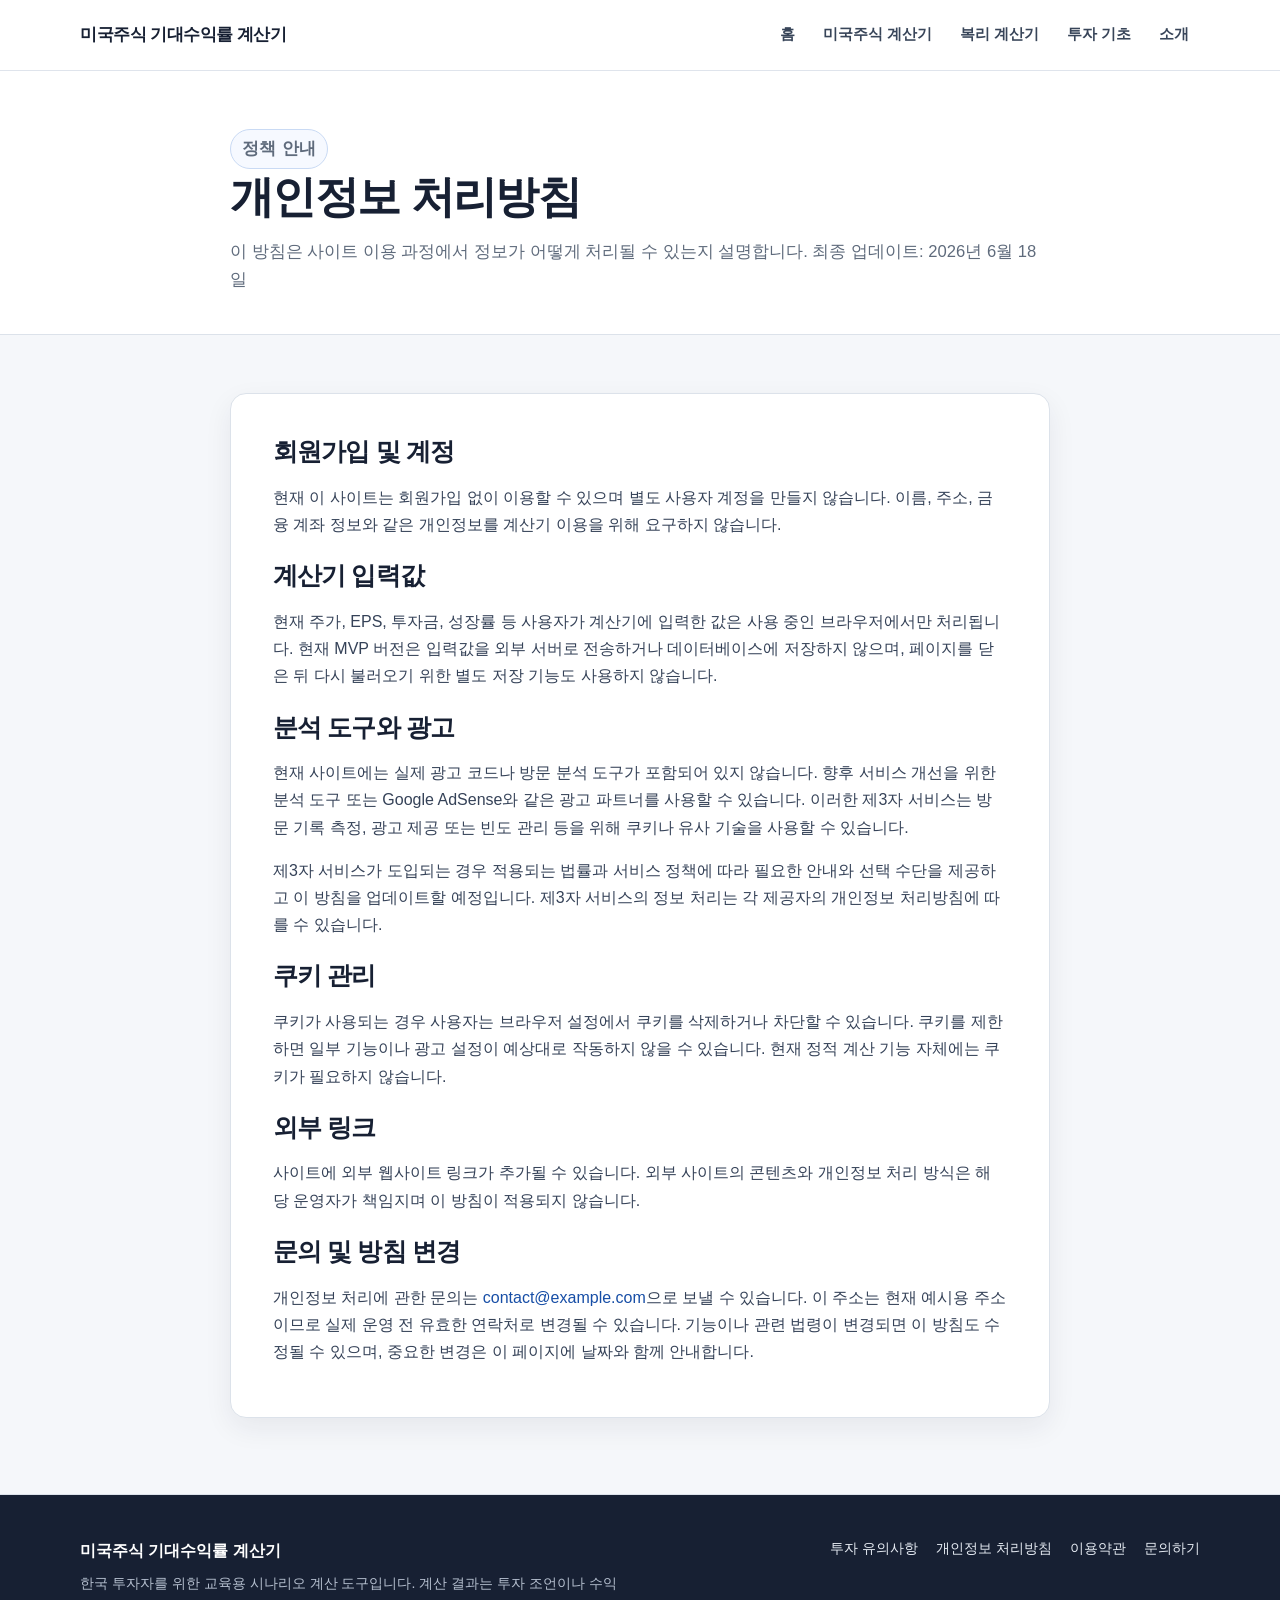
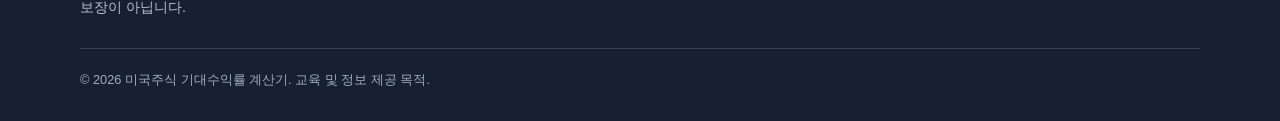
<file: privacy.html>
<!doctype html>
<html lang="ko">
<head>
  <script async src="https://pagead2.googlesyndication.com/pagead/js/adsbygoogle.js?client=ca-pub-5077881306850046"
     crossorigin="anonymous"></script>
  <meta charset="utf-8"><meta name="viewport" content="width=device-width, initial-scale=1">
  <title>개인정보 처리방침 | 미국주식 기대수익률 계산기</title>
  <meta name="description" content="회원가입, 계산기 입력값, 쿠키와 향후 광고·분석 도구에 관한 개인정보 처리방침을 안내합니다.">
  <meta name="robots" content="index, follow, max-image-preview:large, max-snippet:-1, max-video-preview:-1">
  <meta name="theme-color" content="#174ea6">
  <link rel="canonical" href="https://us-stock-compound-calculator.pages.dev/privacy.html">
  <link rel="icon" href="assets/favicon.svg" type="image/svg+xml">
  <meta property="og:type" content="website"><meta property="og:locale" content="ko_KR"><meta property="og:site_name" content="미국주식 기대수익률 계산기"><meta property="og:title" content="개인정보 처리방침 | 미국주식 기대수익률 계산기"><meta property="og:description" content="계산기 입력값과 쿠키 사용 가능성에 관한 처리방침입니다."><meta property="og:url" content="https://us-stock-compound-calculator.pages.dev/privacy.html">
  <meta property="og:image" content="https://us-stock-compound-calculator.pages.dev/assets/illustration-hero.jpg"><meta property="og:image:type" content="image/jpeg"><meta property="og:image:width" content="900"><meta property="og:image:height" content="900"><meta property="og:image:alt" content="투자 계획을 확인하는 사람 일러스트">
  <meta name="twitter:card" content="summary_large_image"><meta name="twitter:title" content="개인정보 처리방침 | 미국주식 기대수익률 계산기"><meta name="twitter:description" content="계산기 입력값과 쿠키 사용 가능성에 관한 처리방침입니다."><meta name="twitter:image" content="https://us-stock-compound-calculator.pages.dev/assets/illustration-hero.jpg">
  <link rel="stylesheet" href="css/style.css">
</head>
<body>
  <header class="site-header"><div class="container header-inner"><a class="brand" href="index.html">미국주식 기대수익률 계산기</a><nav class="site-nav" aria-label="주요 메뉴"><a href="index.html">홈</a><a href="calculator.html">미국주식 계산기</a><a href="compound.html">복리 계산기</a><a href="learn.html">투자 기초</a><a href="about.html">소개</a></nav></div></header>
  <main>
    <header class="page-header"><div class="narrow"><p class="eyebrow">정책 안내</p><h1>개인정보 처리방침</h1><p>이 방침은 사이트 이용 과정에서 정보가 어떻게 처리될 수 있는지 설명합니다. 최종 업데이트: 2026년 6월 18일</p></div></header>
    <article class="article"><div class="narrow article-content">
      <section><h2>회원가입 및 계정</h2><p>현재 이 사이트는 회원가입 없이 이용할 수 있으며 별도 사용자 계정을 만들지 않습니다. 이름, 주소, 금융 계좌 정보와 같은 개인정보를 계산기 이용을 위해 요구하지 않습니다.</p></section>
      <section><h2>계산기 입력값</h2><p>현재 주가, EPS, 투자금, 성장률 등 사용자가 계산기에 입력한 값은 사용 중인 브라우저에서만 처리됩니다. 현재 MVP 버전은 입력값을 외부 서버로 전송하거나 데이터베이스에 저장하지 않으며, 페이지를 닫은 뒤 다시 불러오기 위한 별도 저장 기능도 사용하지 않습니다.</p></section>
      <section><h2>분석 도구와 광고</h2><p>현재 사이트에는 실제 광고 코드나 방문 분석 도구가 포함되어 있지 않습니다. 향후 서비스 개선을 위한 분석 도구 또는 Google AdSense와 같은 광고 파트너를 사용할 수 있습니다. 이러한 제3자 서비스는 방문 기록 측정, 광고 제공 또는 빈도 관리 등을 위해 쿠키나 유사 기술을 사용할 수 있습니다.</p><p>제3자 서비스가 도입되는 경우 적용되는 법률과 서비스 정책에 따라 필요한 안내와 선택 수단을 제공하고 이 방침을 업데이트할 예정입니다. 제3자 서비스의 정보 처리는 각 제공자의 개인정보 처리방침에 따를 수 있습니다.</p></section>
      <section><h2>쿠키 관리</h2><p>쿠키가 사용되는 경우 사용자는 브라우저 설정에서 쿠키를 삭제하거나 차단할 수 있습니다. 쿠키를 제한하면 일부 기능이나 광고 설정이 예상대로 작동하지 않을 수 있습니다. 현재 정적 계산 기능 자체에는 쿠키가 필요하지 않습니다.</p></section>
      <section><h2>외부 링크</h2><p>사이트에 외부 웹사이트 링크가 추가될 수 있습니다. 외부 사이트의 콘텐츠와 개인정보 처리 방식은 해당 운영자가 책임지며 이 방침이 적용되지 않습니다.</p></section>
      <section><h2>문의 및 방침 변경</h2><p>개인정보 처리에 관한 문의는 <a href="mailto:contact@example.com">contact@example.com</a>으로 보낼 수 있습니다. 이 주소는 현재 예시용 주소이므로 실제 운영 전 유효한 연락처로 변경될 수 있습니다. 기능이나 관련 법령이 변경되면 이 방침도 수정될 수 있으며, 중요한 변경은 이 페이지에 날짜와 함께 안내합니다.</p></section>
    </div></article>
  </main>
  <footer class="site-footer"><div class="container"><div class="footer-top"><div><p class="footer-brand">미국주식 기대수익률 계산기</p><p class="footer-copy">한국 투자자를 위한 교육용 시나리오 계산 도구입니다. 계산 결과는 투자 조언이나 수익 보장이 아닙니다.</p></div><nav class="footer-links" aria-label="정책 메뉴"><a href="disclaimer.html">투자 유의사항</a><a href="privacy.html">개인정보 처리방침</a><a href="terms.html">이용약관</a><a href="contact.html">문의하기</a></nav></div><div class="footer-bottom">© 2026 미국주식 기대수익률 계산기. 교육 및 정보 제공 목적.</div></div></footer>
</body>
</html>
</file>
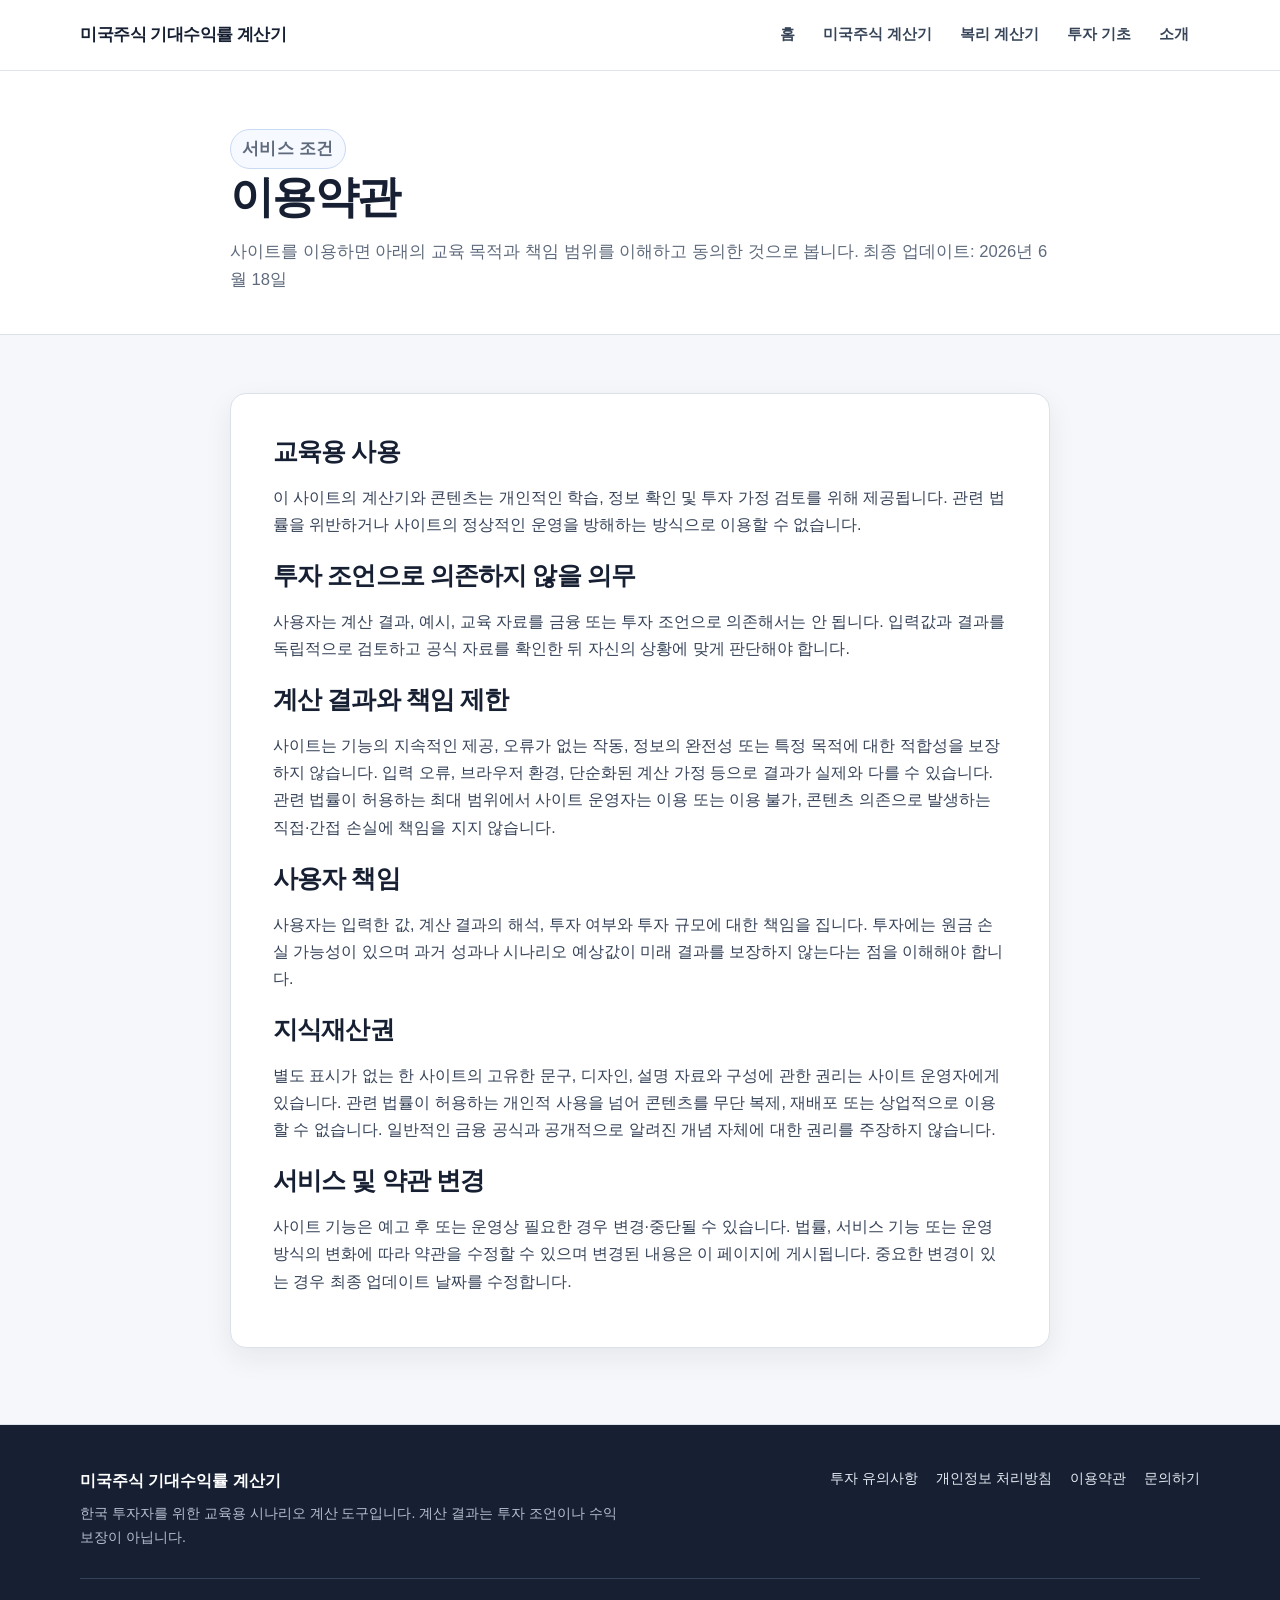
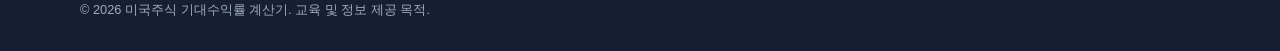
<file: terms.html>
<!doctype html>
<html lang="ko">
<head>
  <script async src="https://pagead2.googlesyndication.com/pagead/js/adsbygoogle.js?client=ca-pub-5077881306850046"
     crossorigin="anonymous"></script>
  <meta charset="utf-8"><meta name="viewport" content="width=device-width, initial-scale=1">
  <title>이용약관 | 미국주식 기대수익률 계산기</title>
  <meta name="description" content="교육용 계산기의 사용 범위, 사용자 책임, 책임 제한, 지식재산권과 약관 변경 가능성을 안내합니다.">
  <meta name="robots" content="index, follow, max-image-preview:large, max-snippet:-1, max-video-preview:-1">
  <meta name="theme-color" content="#174ea6">
  <link rel="canonical" href="https://us-stock-compound-calculator.pages.dev/terms.html">
  <link rel="icon" href="assets/favicon.svg" type="image/svg+xml">
  <meta property="og:type" content="website"><meta property="og:locale" content="ko_KR"><meta property="og:site_name" content="미국주식 기대수익률 계산기"><meta property="og:title" content="이용약관 | 미국주식 기대수익률 계산기"><meta property="og:description" content="미국주식 기대수익률 계산기 이용에 적용되는 기본 조건입니다."><meta property="og:url" content="https://us-stock-compound-calculator.pages.dev/terms.html">
  <meta property="og:image" content="https://us-stock-compound-calculator.pages.dev/assets/illustration-hero.jpg"><meta property="og:image:type" content="image/jpeg"><meta property="og:image:width" content="900"><meta property="og:image:height" content="900"><meta property="og:image:alt" content="투자 계획을 확인하는 사람 일러스트">
  <meta name="twitter:card" content="summary_large_image"><meta name="twitter:title" content="이용약관 | 미국주식 기대수익률 계산기"><meta name="twitter:description" content="미국주식 기대수익률 계산기 이용에 적용되는 기본 조건입니다."><meta name="twitter:image" content="https://us-stock-compound-calculator.pages.dev/assets/illustration-hero.jpg">
  <link rel="stylesheet" href="css/style.css">
</head>
<body>
  <header class="site-header"><div class="container header-inner"><a class="brand" href="index.html">미국주식 기대수익률 계산기</a><nav class="site-nav" aria-label="주요 메뉴"><a href="index.html">홈</a><a href="calculator.html">미국주식 계산기</a><a href="compound.html">복리 계산기</a><a href="learn.html">투자 기초</a><a href="about.html">소개</a></nav></div></header>
  <main>
    <header class="page-header"><div class="narrow"><p class="eyebrow">서비스 조건</p><h1>이용약관</h1><p>사이트를 이용하면 아래의 교육 목적과 책임 범위를 이해하고 동의한 것으로 봅니다. 최종 업데이트: 2026년 6월 18일</p></div></header>
    <article class="article"><div class="narrow article-content">
      <section><h2>교육용 사용</h2><p>이 사이트의 계산기와 콘텐츠는 개인적인 학습, 정보 확인 및 투자 가정 검토를 위해 제공됩니다. 관련 법률을 위반하거나 사이트의 정상적인 운영을 방해하는 방식으로 이용할 수 없습니다.</p></section>
      <section><h2>투자 조언으로 의존하지 않을 의무</h2><p>사용자는 계산 결과, 예시, 교육 자료를 금융 또는 투자 조언으로 의존해서는 안 됩니다. 입력값과 결과를 독립적으로 검토하고 공식 자료를 확인한 뒤 자신의 상황에 맞게 판단해야 합니다.</p></section>
      <section><h2>계산 결과와 책임 제한</h2><p>사이트는 기능의 지속적인 제공, 오류가 없는 작동, 정보의 완전성 또는 특정 목적에 대한 적합성을 보장하지 않습니다. 입력 오류, 브라우저 환경, 단순화된 계산 가정 등으로 결과가 실제와 다를 수 있습니다. 관련 법률이 허용하는 최대 범위에서 사이트 운영자는 이용 또는 이용 불가, 콘텐츠 의존으로 발생하는 직접·간접 손실에 책임을 지지 않습니다.</p></section>
      <section><h2>사용자 책임</h2><p>사용자는 입력한 값, 계산 결과의 해석, 투자 여부와 투자 규모에 대한 책임을 집니다. 투자에는 원금 손실 가능성이 있으며 과거 성과나 시나리오 예상값이 미래 결과를 보장하지 않는다는 점을 이해해야 합니다.</p></section>
      <section><h2>지식재산권</h2><p>별도 표시가 없는 한 사이트의 고유한 문구, 디자인, 설명 자료와 구성에 관한 권리는 사이트 운영자에게 있습니다. 관련 법률이 허용하는 개인적 사용을 넘어 콘텐츠를 무단 복제, 재배포 또는 상업적으로 이용할 수 없습니다. 일반적인 금융 공식과 공개적으로 알려진 개념 자체에 대한 권리를 주장하지 않습니다.</p></section>
      <section><h2>서비스 및 약관 변경</h2><p>사이트 기능은 예고 후 또는 운영상 필요한 경우 변경·중단될 수 있습니다. 법률, 서비스 기능 또는 운영 방식의 변화에 따라 약관을 수정할 수 있으며 변경된 내용은 이 페이지에 게시됩니다. 중요한 변경이 있는 경우 최종 업데이트 날짜를 수정합니다.</p></section>
    </div></article>
  </main>
  <footer class="site-footer"><div class="container"><div class="footer-top"><div><p class="footer-brand">미국주식 기대수익률 계산기</p><p class="footer-copy">한국 투자자를 위한 교육용 시나리오 계산 도구입니다. 계산 결과는 투자 조언이나 수익 보장이 아닙니다.</p></div><nav class="footer-links" aria-label="정책 메뉴"><a href="disclaimer.html">투자 유의사항</a><a href="privacy.html">개인정보 처리방침</a><a href="terms.html">이용약관</a><a href="contact.html">문의하기</a></nav></div><div class="footer-bottom">© 2026 미국주식 기대수익률 계산기. 교육 및 정보 제공 목적.</div></div></footer>
</body>
</html>
</file>
<file: css/style.css>
:root {
  --bg: #f5f7fa;
  --surface: #ffffff;
  --surface-soft: #f8fafc;
  --text: #172033;
  --muted: #5f6b7c;
  --line: #dce2ea;
  --primary: #174ea6;
  --primary-dark: #103b7d;
  --primary-soft: #eaf2ff;
  --success: #16704a;
  --success-soft: #eaf7f1;
  --warning: #8a5a00;
  --warning-soft: #fff8e8;
  --danger: #a23b3b;
  --bear: #7c4d36;
  --base: #174ea6;
  --bull: #16704a;
  --shadow: 0 10px 28px rgba(23, 32, 51, 0.07);
  --radius: 16px;
  --radius-small: 10px;
  --container: 1120px;
}

* {
  box-sizing: border-box;
}

html {
  scroll-behavior: smooth;
  max-width: 100%;
  overflow-x: hidden;
}

body {
  margin: 0;
  max-width: 100%;
  overflow-x: hidden;
  color: var(--text);
  background: var(--bg);
  font-family: -apple-system, BlinkMacSystemFont, "Segoe UI", "Noto Sans KR", Arial, sans-serif;
  font-size: 16px;
  line-height: 1.7;
  -webkit-font-smoothing: antialiased;
}

a {
  color: var(--primary);
  text-decoration: none;
}

a:hover {
  text-decoration: underline;
}

img {
  max-width: 100%;
}

button,
input,
select,
textarea {
  font: inherit;
}

button,
a,
input,
select,
textarea {
  outline-color: var(--primary);
  outline-offset: 2px;
}

.container {
  width: min(calc(100% - 40px), var(--container));
  min-width: 0;
  margin-inline: auto;
}

.narrow {
  width: min(calc(100% - 40px), 820px);
  margin-inline: auto;
}

.site-header {
  position: sticky;
  top: 0;
  z-index: 20;
  border-bottom: 1px solid rgba(220, 226, 234, 0.9);
  background: rgba(255, 255, 255, 0.96);
  backdrop-filter: blur(12px);
}

.header-inner {
  min-height: 70px;
  display: flex;
  align-items: center;
  justify-content: space-between;
  gap: 28px;
}

.brand {
  flex: 0 0 auto;
  color: var(--text);
  font-size: 1.04rem;
  font-weight: 800;
  letter-spacing: -0.03em;
}

.brand:hover {
  color: var(--primary);
  text-decoration: none;
}

.site-nav {
  display: flex;
  align-items: center;
  justify-content: flex-end;
  gap: 6px;
}

.site-nav a {
  padding: 8px 11px;
  border-radius: 8px;
  color: #384559;
  font-size: 0.93rem;
  font-weight: 650;
  white-space: nowrap;
}

.site-nav a:hover,
.site-nav a[aria-current="page"] {
  color: var(--primary);
  background: var(--primary-soft);
  text-decoration: none;
}

main {
  min-height: 62vh;
}

.hero {
  padding: 88px 0 66px;
  background:
    radial-gradient(circle at 83% 20%, rgba(42, 101, 190, 0.1), transparent 29%),
    linear-gradient(180deg, #ffffff 0%, #f6f9fd 100%);
  border-bottom: 1px solid var(--line);
}

.hero-grid {
  display: grid;
  grid-template-columns: minmax(0, 1.3fr) minmax(260px, 0.7fr);
  align-items: center;
  gap: 64px;
}

.eyebrow {
  display: inline-flex;
  margin: 0 0 15px;
  padding: 5px 11px;
  border: 1px solid #c9daf4;
  border-radius: 999px;
  color: var(--primary);
  background: #f6f9ff;
  font-size: 0.82rem;
  font-weight: 750;
  letter-spacing: 0.02em;
}

h1,
h2,
h3 {
  margin-top: 0;
  color: var(--text);
  line-height: 1.28;
  letter-spacing: -0.035em;
}

h1 {
  margin-bottom: 20px;
  font-size: clamp(2rem, 5vw, 3.45rem);
}

h2 {
  margin-bottom: 16px;
  font-size: clamp(1.45rem, 3vw, 2rem);
}

h3 {
  margin-bottom: 10px;
  font-size: 1.15rem;
}

p {
  margin-top: 0;
}

.hero-copy {
  max-width: 720px;
}

.hero-copy > p:not(.eyebrow) {
  margin-bottom: 28px;
  color: var(--muted);
  font-size: 1.1rem;
}

.hero-actions {
  display: flex;
  flex-wrap: wrap;
  gap: 12px;
}

.button {
  display: inline-flex;
  min-height: 46px;
  align-items: center;
  justify-content: center;
  padding: 10px 19px;
  border: 1px solid transparent;
  border-radius: 9px;
  cursor: pointer;
  font-weight: 750;
  transition: background-color 0.18s ease, border-color 0.18s ease, transform 0.18s ease;
}

.button:hover {
  text-decoration: none;
  transform: translateY(-1px);
}

.button-primary {
  color: #ffffff;
  background: var(--primary);
}

.button-primary:hover {
  background: var(--primary-dark);
}

.button-secondary {
  border-color: #bdc8d8;
  color: #26344a;
  background: #ffffff;
}

.button-secondary:hover {
  border-color: #9dadc3;
  background: #f8fafc;
}

.hero-panel {
  padding: 25px;
  border: 1px solid #d5dfed;
  border-radius: var(--radius);
  background: rgba(255, 255, 255, 0.86);
  box-shadow: var(--shadow);
}

.hero-art-panel {
  width: min(100%, 410px);
  padding: 18px;
  justify-self: end;
}

.hero-illustration {
  display: block;
  width: min(100%, 340px);
  height: auto;
  margin-inline: auto;
  border-radius: 12px;
  object-fit: contain;
}

.hero-art-panel .hero-panel-label {
  margin: 15px 8px 10px;
}

.hero-art-panel .mini-scenarios {
  padding: 0 4px 4px;
}

.hero-panel-label {
  margin-bottom: 14px;
  color: var(--muted);
  font-size: 0.85rem;
  font-weight: 700;
}

.mini-scenarios {
  display: grid;
  gap: 10px;
}

.mini-scenario {
  display: flex;
  align-items: center;
  justify-content: space-between;
  padding: 11px 13px;
  border-radius: 9px;
  background: var(--surface-soft);
  font-size: 0.92rem;
}

.mini-scenario strong {
  color: var(--primary);
}

.section {
  padding: 72px 0;
}

.section-white {
  background: var(--surface);
}

.section-heading {
  max-width: 720px;
  margin-bottom: 30px;
}

.section-heading p,
.lead,
.muted {
  color: var(--muted);
}

.card-grid {
  display: grid;
  grid-template-columns: repeat(3, minmax(0, 1fr));
  gap: 20px;
}

.card-grid.two {
  grid-template-columns: repeat(2, minmax(0, 1fr));
}

.card {
  padding: 25px;
  border: 1px solid var(--line);
  border-radius: var(--radius);
  background: var(--surface);
  box-shadow: 0 5px 18px rgba(23, 32, 51, 0.035);
}

.card p:last-child {
  margin-bottom: 0;
}

.number-mark {
  display: grid;
  width: 38px;
  height: 38px;
  margin-bottom: 17px;
  place-items: center;
  border-radius: 10px;
  color: var(--primary);
  background: var(--primary-soft);
  font-weight: 800;
}

.ad-placeholder {
  display: grid;
  min-height: 96px;
  place-items: center;
  margin: 30px auto;
  border: 1px dashed #b9c3d1;
  border-radius: 12px;
  color: #738095;
  background: #f7f8fa;
  font-size: 0.8rem;
  letter-spacing: 0.08em;
}

.page-header {
  padding: 58px 0 40px;
  border-bottom: 1px solid var(--line);
  background: #ffffff;
}

.page-header h1 {
  margin-bottom: 12px;
  font-size: clamp(2rem, 4vw, 2.75rem);
}

.page-header p {
  max-width: 820px;
  margin-bottom: 0;
  color: var(--muted);
  font-size: 1.04rem;
}

.page-header-grid {
  display: grid;
  grid-template-columns: minmax(0, 1fr) minmax(230px, 280px);
  align-items: center;
  gap: 50px;
}

.page-header-copy {
  min-width: 0;
}

.page-illustration-frame {
  width: 100%;
  padding: 16px;
  justify-self: end;
  border: 1px solid #d7e3f2;
  border-radius: 22px;
  background: #eef6ff;
  box-shadow: 0 14px 34px rgba(23, 78, 166, 0.1);
}

.page-illustration-frame.warm {
  border-color: #e8decc;
  background: #fff9ee;
}

.page-illustration {
  display: block;
  width: 100%;
  height: auto;
  border-radius: 12px;
  object-fit: contain;
}

.calculator-layout {
  display: grid;
  min-width: 0;
  max-width: 100%;
  gap: 28px;
}

.calculator-layout > *,
#stock-calculator-form,
#compound-calculator-form {
  min-width: 0;
  max-width: 100%;
}

.panel {
  min-width: 0;
  max-width: 100%;
  padding: 28px;
  border: 1px solid var(--line);
  border-radius: var(--radius);
  background: var(--surface);
  box-shadow: var(--shadow);
}

.panel-header {
  display: flex;
  min-width: 0;
  align-items: flex-start;
  justify-content: space-between;
  gap: 20px;
  margin-bottom: 22px;
}

.panel-header > * {
  min-width: 0;
}

.panel-header h2,
.panel-header p {
  margin-bottom: 0;
}

.input-grid {
  display: grid;
  grid-template-columns: repeat(4, minmax(0, 1fr));
  gap: 18px;
}

.field {
  min-width: 0;
}

.field label {
  display: block;
  margin-bottom: 7px;
  color: #2e3a4d;
  font-size: 0.9rem;
  font-weight: 700;
}

.field small {
  display: block;
  margin-top: 6px;
  color: var(--muted);
  font-size: 0.78rem;
  line-height: 1.45;
}

.field input,
.field select,
.field textarea {
  width: 100%;
  min-width: 0;
  max-width: 100%;
  min-height: 44px;
  padding: 9px 11px;
  border: 1px solid #bdc7d5;
  border-radius: 8px;
  color: var(--text);
  background: #ffffff;
}

.field textarea {
  min-height: 160px;
  resize: vertical;
}

.currency-field {
  padding: 12px;
  border: 1px solid #c9daf4;
  border-radius: 10px;
  background: var(--primary-soft);
}

.field input:focus,
.field select:focus,
.field textarea:focus {
  border-color: var(--primary);
  box-shadow: 0 0 0 3px rgba(23, 78, 166, 0.12);
}

.field input[readonly] {
  color: #465268;
  background: #f3f5f8;
}

.input-prefix {
  position: relative;
}

.scenario-grid {
  display: grid;
  grid-template-columns: repeat(3, minmax(0, 1fr));
  gap: 18px;
}

.scenario-card {
  min-width: 0;
  min-inline-size: 0;
  padding: 21px;
  border: 1px solid var(--line);
  border-top-width: 4px;
  border-radius: 13px;
  background: #ffffff;
}

.scenario-card.bear {
  border-top-color: var(--bear);
}

.scenario-card.base {
  border-top-color: var(--base);
}

.scenario-card.bull {
  border-top-color: var(--bull);
}

.scenario-card h3 {
  margin-bottom: 17px;
}

.scenario-card .field + .field {
  margin-top: 14px;
}

.table-scroll {
  width: 100%;
  min-width: 0;
  max-width: 100%;
  overflow-x: auto;
  overscroll-behavior-inline: contain;
  border: 1px solid var(--line);
  border-radius: 12px;
  background: #ffffff;
  -webkit-overflow-scrolling: touch;
}

table {
  width: 100%;
  border-collapse: collapse;
  font-variant-numeric: tabular-nums;
}

th,
td {
  padding: 14px 16px;
  border-bottom: 1px solid var(--line);
  text-align: right;
  white-space: nowrap;
}

th {
  color: #344158;
  background: #f5f7fa;
  font-size: 0.88rem;
  font-weight: 750;
}

th:first-child,
td:first-child {
  position: sticky;
  left: 0;
  z-index: 1;
  text-align: left;
  background: #ffffff;
}

thead th:first-child {
  z-index: 2;
  background: #f5f7fa;
}

tbody tr:last-child td {
  border-bottom: 0;
}

tbody tr:hover td {
  background-color: #fafcff;
}

.result-table {
  min-width: 700px;
}

.result-table tbody tr:nth-last-child(-n + 2) td {
  font-weight: 750;
}

.result-table [data-column="bear"] {
  color: var(--bear);
}

.result-table [data-column="base"] {
  color: var(--base);
}

.result-table [data-column="bull"] {
  color: var(--bull);
}

.interpretation {
  margin-top: 20px;
  padding: 20px 22px;
  border-left: 4px solid var(--primary);
  border-radius: 0 10px 10px 0;
  color: #28364a;
  background: var(--primary-soft);
}

.interpretation p:last-child {
  margin-bottom: 0;
}

.warning-box,
.info-box {
  margin-top: 22px;
  padding: 19px 21px;
  border-radius: 11px;
}

.warning-box {
  border: 1px solid #ead9aa;
  color: #62460c;
  background: var(--warning-soft);
}

.info-box {
  border: 1px solid #c9daf4;
  color: #24436e;
  background: var(--primary-soft);
}

.warning-box strong,
.info-box strong {
  display: block;
  margin-bottom: 4px;
}

.sensitivity-table {
  min-width: 760px;
}

.sensitivity-table td.negative {
  color: var(--danger);
  background: #fff6f6;
}

.sensitivity-table td.moderate {
  color: #61480e;
  background: #fffaf0;
}

.sensitivity-table td.positive {
  color: var(--success);
  background: #f1faf6;
}

.result-summary {
  display: grid;
  grid-template-columns: repeat(3, minmax(0, 1fr));
  gap: 16px;
  margin-bottom: 26px;
}

.metric-card {
  padding: 20px;
  border: 1px solid var(--line);
  border-radius: 12px;
  background: var(--surface-soft);
}

.metric-label {
  display: block;
  margin-bottom: 7px;
  color: var(--muted);
  font-size: 0.86rem;
  font-weight: 700;
}

.metric-value {
  display: block;
  max-width: 100%;
  overflow-wrap: anywhere;
  color: var(--text);
  font-size: clamp(1.25rem, 3vw, 1.65rem);
  font-weight: 800;
  letter-spacing: -0.025em;
  font-variant-numeric: tabular-nums;
}

.article {
  padding: 58px 0 76px;
}

.article-content {
  padding: 36px 42px;
  border: 1px solid var(--line);
  border-radius: var(--radius);
  background: var(--surface);
  box-shadow: var(--shadow);
}

.article-content h2 {
  margin-top: 46px;
  padding-top: 6px;
  font-size: 1.55rem;
}

.article-content h2:first-child {
  margin-top: 0;
}

.article-content h3 {
  margin-top: 28px;
}

.article-content p,
.article-content li {
  color: #354258;
}

.article-content ul,
.article-content ol {
  padding-left: 24px;
}

.article-content li + li {
  margin-top: 8px;
}

.formula {
  overflow-x: auto;
  margin: 20px 0;
  padding: 17px 19px;
  border: 1px solid #d7e1ef;
  border-radius: 10px;
  color: #203c66;
  background: #f6f9fd;
  font-weight: 700;
  white-space: nowrap;
}

.contact-form {
  display: grid;
  gap: 18px;
}

.site-footer {
  padding: 42px 0 30px;
  border-top: 1px solid var(--line);
  background: #172033;
  color: #d8dfeb;
}

.footer-top {
  display: flex;
  align-items: flex-start;
  justify-content: space-between;
  gap: 30px;
}

.footer-brand {
  margin-bottom: 8px;
  color: #ffffff;
  font-weight: 800;
}

.footer-copy {
  max-width: 540px;
  margin-bottom: 0;
  color: #b4bece;
  font-size: 0.88rem;
}

.footer-links {
  display: flex;
  flex-wrap: wrap;
  justify-content: flex-end;
  gap: 8px 18px;
}

.footer-links a {
  color: #e6ebf3;
  font-size: 0.88rem;
}

.footer-bottom {
  margin-top: 28px;
  padding-top: 20px;
  border-top: 1px solid #344158;
  color: #9faabd;
  font-size: 0.8rem;
}

.text-center {
  text-align: center;
}

.justify-center {
  justify-content: center;
}

.spacer-top {
  margin-top: 28px;
}

.sr-only {
  position: absolute;
  width: 1px;
  height: 1px;
  padding: 0;
  margin: -1px;
  overflow: hidden;
  clip: rect(0, 0, 0, 0);
  white-space: nowrap;
  border: 0;
}

@media (max-width: 900px) {
  .header-inner {
    padding: 13px 0;
    align-items: flex-start;
    flex-direction: column;
    gap: 8px;
  }

  .site-nav {
    width: 100%;
    max-width: 100%;
    justify-content: flex-start;
    overflow-x: auto;
    padding-bottom: 2px;
  }

  .hero-grid {
    grid-template-columns: 1fr;
    gap: 34px;
  }

  .hero-panel {
    max-width: 520px;
  }

  .hero-art-panel {
    justify-self: start;
  }

  .page-header-grid {
    grid-template-columns: minmax(0, 1fr) 220px;
    gap: 30px;
  }

  .input-grid {
    grid-template-columns: repeat(2, minmax(0, 1fr));
  }

  .card-grid {
    grid-template-columns: 1fr;
  }
}

@media (max-width: 700px) {
  .container,
  .narrow {
    width: min(calc(100% - 28px), var(--container));
  }

  .hero {
    padding: 58px 0 48px;
  }

  .section {
    padding: 52px 0;
  }

  .page-header {
    padding: 42px 0 30px;
  }

  .page-header-grid {
    grid-template-columns: 1fr;
    gap: 24px;
  }

  .page-illustration-frame {
    width: min(100%, 240px);
    margin-inline: auto;
    justify-self: center;
  }

  .hero-art-panel {
    width: min(100%, 380px);
    margin-inline: auto;
    justify-self: center;
  }

  .panel,
  .article-content {
    padding: 22px 18px;
  }

  .panel {
    overflow: hidden;
  }

  .input-grid,
  .scenario-grid,
  .result-summary,
  .card-grid.two {
    grid-template-columns: 1fr;
  }

  .panel-header,
  .footer-top {
    flex-direction: column;
  }

  .footer-links {
    justify-content: flex-start;
  }

  th,
  td {
    padding: 11px 12px;
  }

  .ad-placeholder {
    min-height: 80px;
  }
}

@media (prefers-reduced-motion: reduce) {
  html {
    scroll-behavior: auto;
  }

  *,
  *::before,
  *::after {
    transition-duration: 0.01ms !important;
  }
}
</file>
